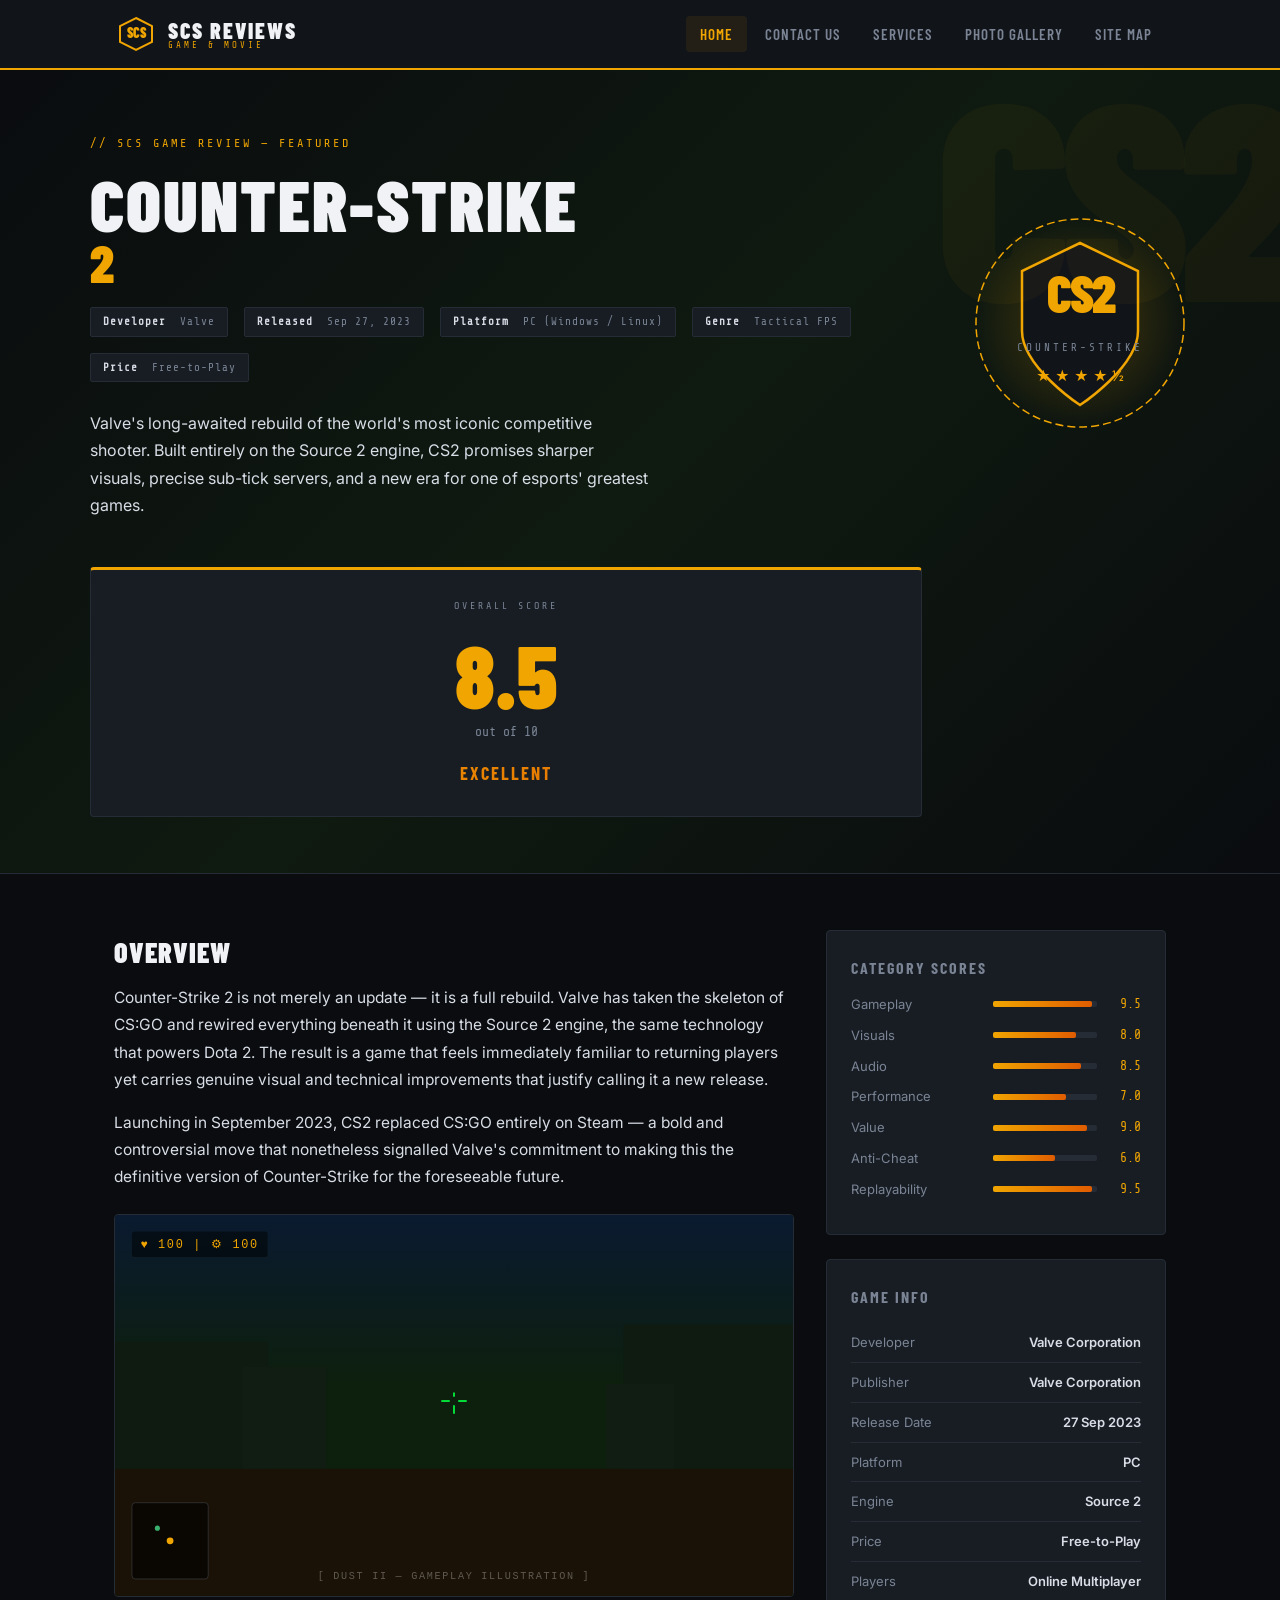
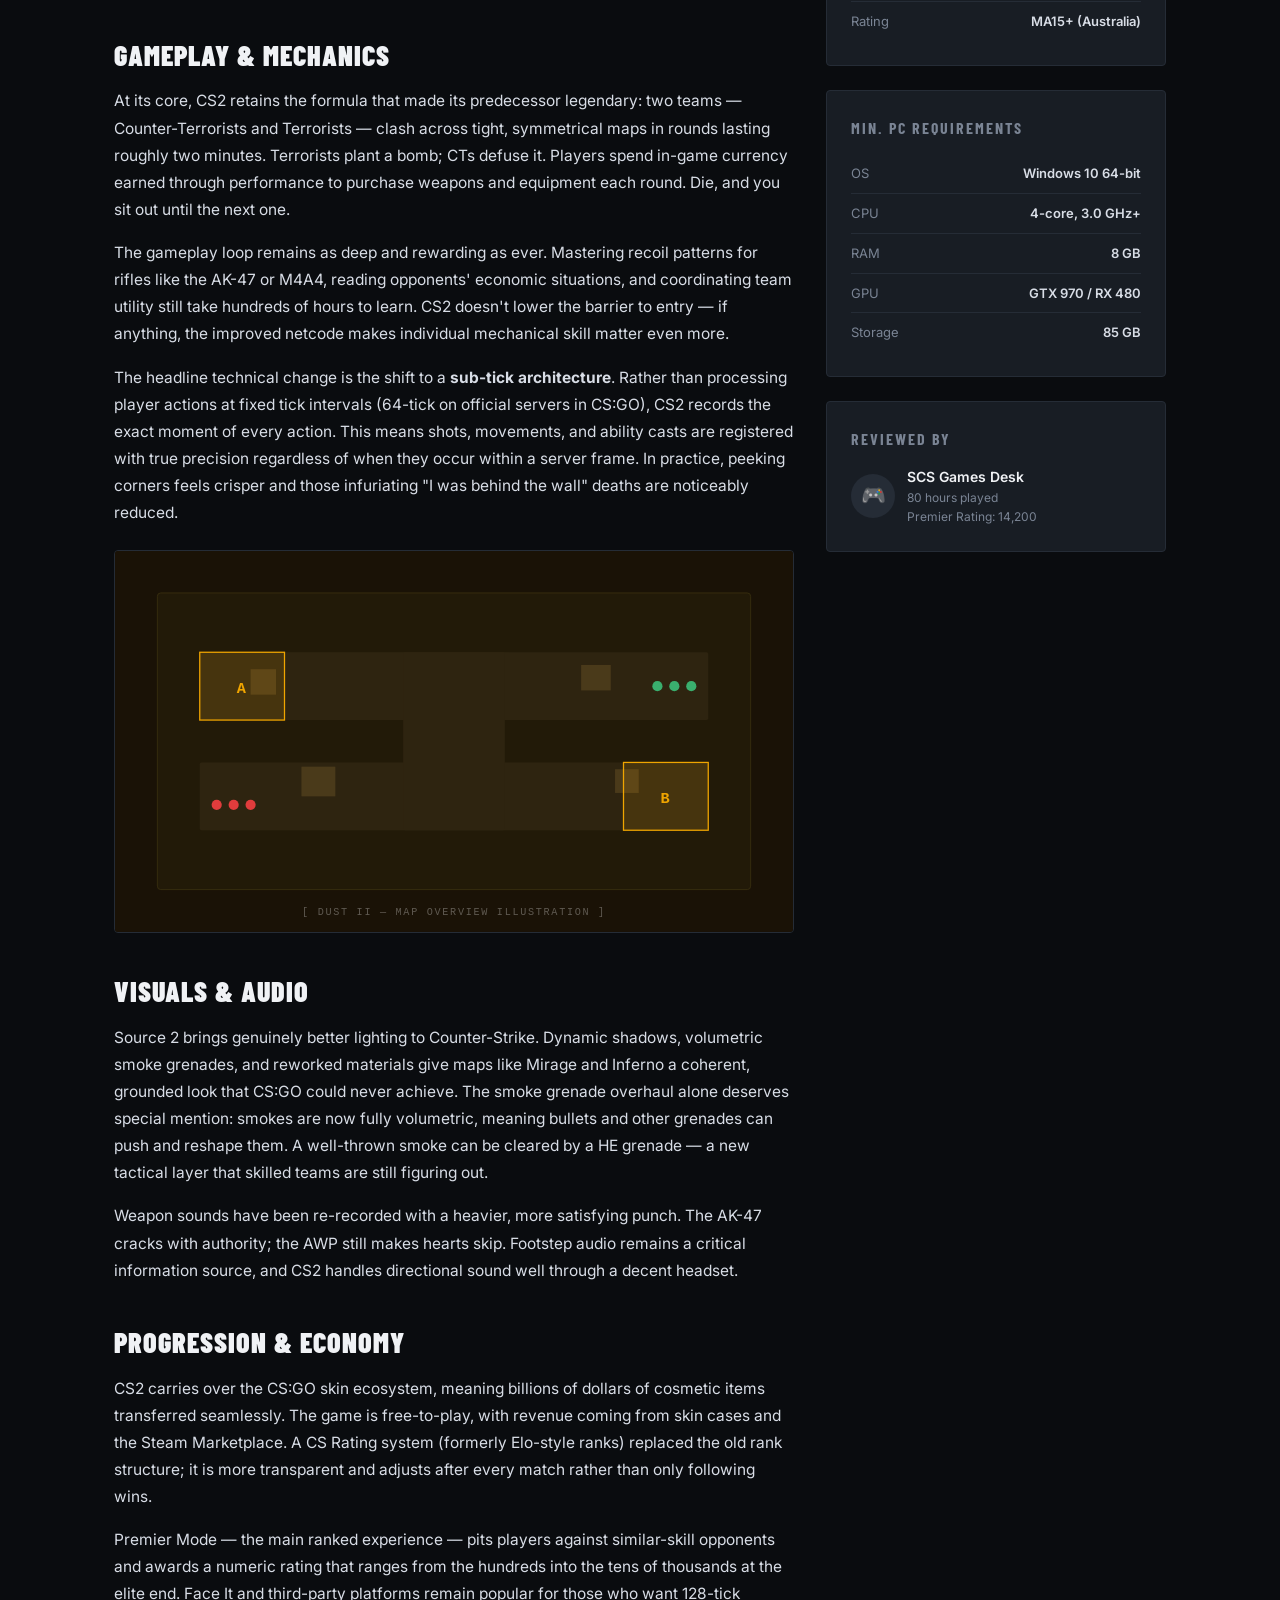
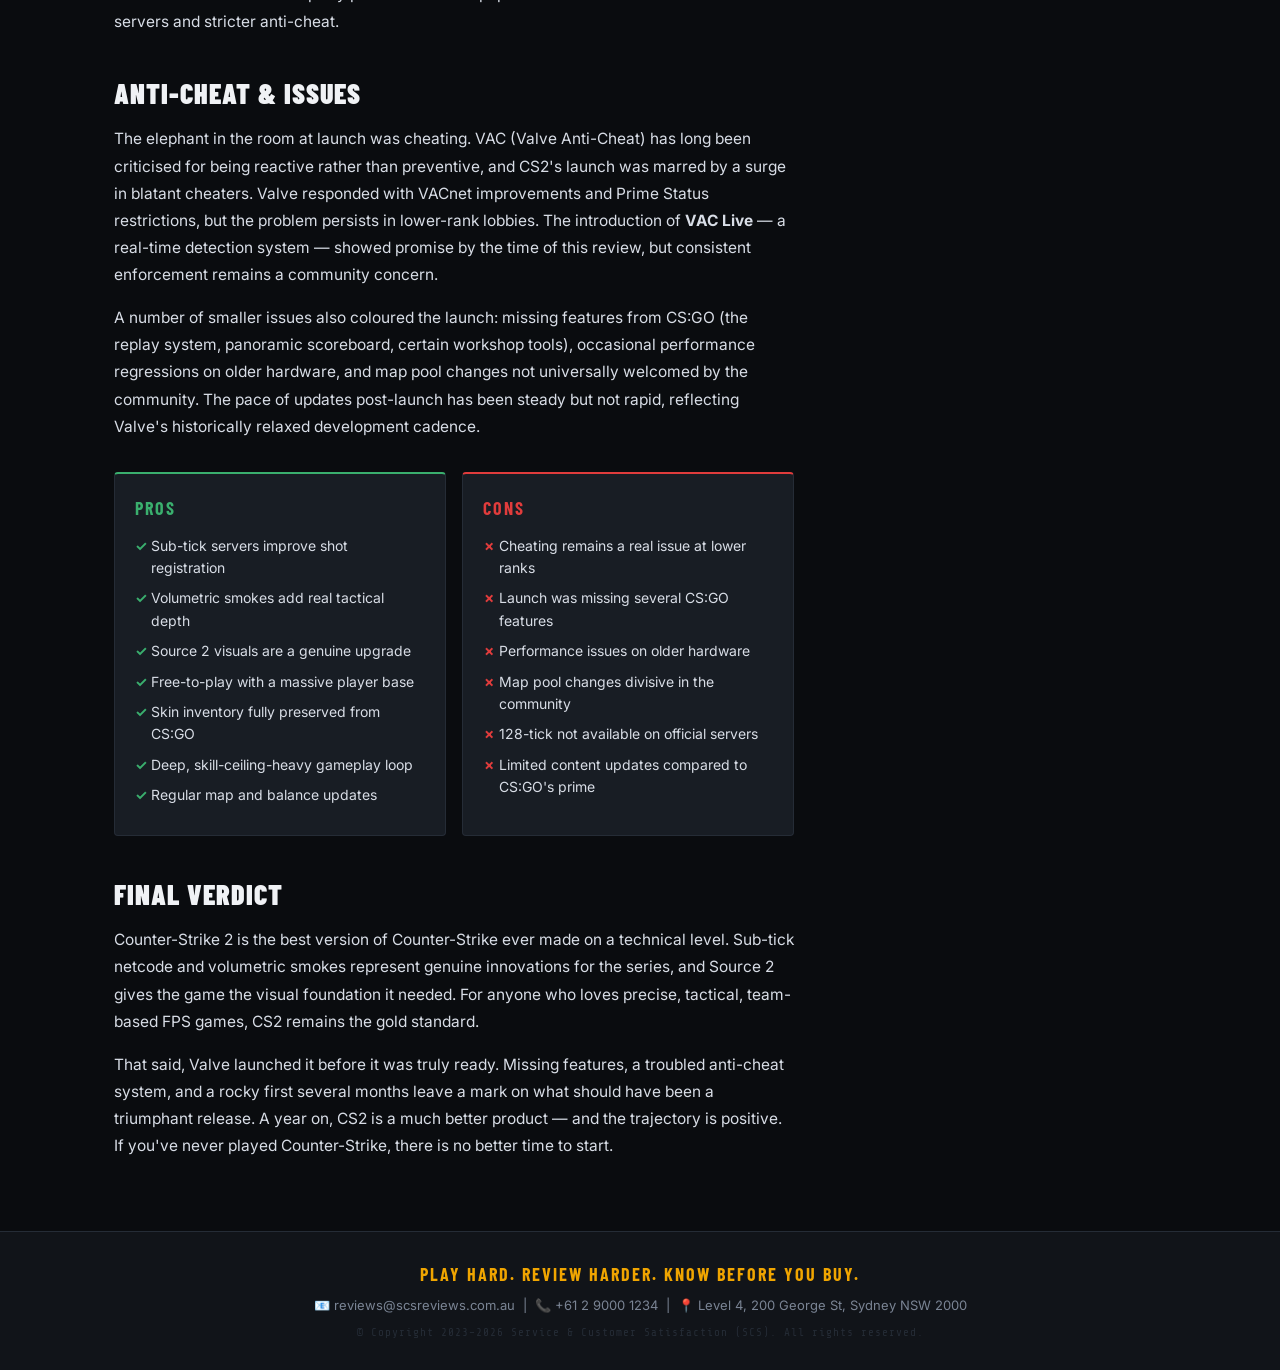
<file: index.html>
<!DOCTYPE html>
<html lang="en">
<head>
  <meta charset="UTF-8" />
  <meta name="viewport" content="width=device-width, initial-scale=1.0"/>
  <title>CS2 Review — SCS Game Reviews</title>
  <link rel="stylesheet" href="style.css"/>
  <style>
    /* ── HERO ── */
    .hero {
      position: relative;
      overflow: hidden;
      background: linear-gradient(135deg, #0a0c0f 0%, #0f1a10 50%, #0a0c0f 100%);
      border-bottom: 1px solid var(--border);
      padding: 64px 24px 56px;
    }
    .hero::before {
      content: 'CS2';
      position: absolute;
      right: -20px;
      top: -20px;
      font-family: 'Barlow Condensed', sans-serif;
      font-weight: 900;
      font-size: 280px;
      color: rgba(240,165,0,0.04);
      line-height: 1;
      pointer-events: none;
      letter-spacing: -10px;
    }
    .hero-inner {
      max-width: 1100px;
      margin: 0 auto;
      display: grid;
      grid-template-columns: 1fr auto;
      gap: 48px;
      align-items: center;
    }
    .hero-eyebrow {
      font-family: 'Share Tech Mono', monospace;
      font-size: 12px;
      letter-spacing: 3px;
      color: var(--accent);
      text-transform: uppercase;
      margin-bottom: 16px;
    }
    .hero-title {
      font-family: 'Barlow Condensed', sans-serif;
      font-weight: 900;
      font-size: 72px;
      line-height: 0.95;
      text-transform: uppercase;
      letter-spacing: 2px;
      color: var(--white);
      margin-bottom: 8px;
    }
    .hero-title em {
      display: block;
      color: var(--accent);
      font-style: normal;
      font-size: 52px;
    }
    .hero-meta {
      display: flex;
      gap: 16px;
      flex-wrap: wrap;
      margin: 20px 0 28px;
    }
    .meta-pill {
      font-family: 'Share Tech Mono', monospace;
      font-size: 11px;
      letter-spacing: 1px;
      background: var(--card);
      border: 1px solid var(--border);
      color: var(--muted);
      padding: 5px 12px;
      border-radius: 2px;
    }
    .meta-pill strong { color: var(--text); }
    .hero-desc {
      font-size: 16px;
      color: var(--text);
      max-width: 560px;
      line-height: 1.7;
    }
    /* CS2 SVG logo art */
    .hero-art {
      flex-shrink: 0;
    }

    /* ── OVERALL SCORE PANEL ── */
    .score-panel {
      background: var(--card);
      border: 1px solid var(--border);
      border-top: 3px solid var(--accent);
      border-radius: var(--radius);
      padding: 28px;
      text-align: center;
      min-width: 200px;
    }
    .score-panel .label {
      font-family: 'Share Tech Mono', monospace;
      font-size: 10px;
      letter-spacing: 3px;
      color: var(--muted);
      text-transform: uppercase;
      margin-bottom: 16px;
    }
    .big-score {
      font-family: 'Barlow Condensed', sans-serif;
      font-weight: 900;
      font-size: 88px;
      color: var(--accent);
      line-height: 1;
    }
    .score-out-of {
      font-family: 'Share Tech Mono', monospace;
      font-size: 13px;
      color: var(--muted);
      margin-top: 4px;
      margin-bottom: 16px;
    }
    .verdict-tag {
      font-family: 'Barlow Condensed', sans-serif;
      font-weight: 700;
      font-size: 18px;
      letter-spacing: 2px;
      text-transform: uppercase;
      background: linear-gradient(135deg, var(--accent), var(--accent2));
      -webkit-background-clip: text;
      -webkit-text-fill-color: transparent;
      background-clip: text;
    }

    /* ── CONTENT SECTIONS ── */
    .content-grid {
      display: grid;
      grid-template-columns: 2fr 1fr;
      gap: 32px;
      padding: 56px 0;
    }

    .review-body h2 {
      font-family: 'Barlow Condensed', sans-serif;
      font-weight: 900;
      font-size: 28px;
      text-transform: uppercase;
      letter-spacing: 1px;
      color: var(--white);
      margin: 36px 0 10px;
    }
    .review-body h2:first-child { margin-top: 0; }
    .review-body p { color: var(--text); margin-bottom: 16px; font-size: 15.5px; line-height: 1.75; }

    .sidebar-section { margin-bottom: 24px; }
    .sidebar-title {
      font-family: 'Barlow Condensed', sans-serif;
      font-weight: 700;
      font-size: 16px;
      text-transform: uppercase;
      letter-spacing: 2px;
      color: var(--muted);
      margin-bottom: 14px;
    }

    /* Pros/Cons */
    .pros-cons {
      display: grid;
      grid-template-columns: 1fr 1fr;
      gap: 16px;
      margin: 32px 0;
    }
    .pros, .cons {
      background: var(--card);
      border: 1px solid var(--border);
      border-radius: var(--radius);
      padding: 20px;
    }
    .pros { border-top: 2px solid #3aaf6e; }
    .cons { border-top: 2px solid var(--danger); }
    .pros h3 { color: #3aaf6e; font-family:'Barlow Condensed',sans-serif; font-size:18px; text-transform:uppercase; letter-spacing:2px; margin-bottom:12px; }
    .cons h3 { color: var(--danger); font-family:'Barlow Condensed',sans-serif; font-size:18px; text-transform:uppercase; letter-spacing:2px; margin-bottom:12px; }
    .pros li, .cons li { font-size:14px; color:var(--text); margin-bottom:8px; padding-left:16px; position:relative; list-style:none; }
    .pros li::before { content:'✓'; position:absolute; left:0; color:#3aaf6e; font-weight:700; }
    .cons li::before { content:'✗'; position:absolute; left:0; color:var(--danger); font-weight:700; }

    /* Info specs */
    .info-spec { display:flex; justify-content:space-between; align-items:center; padding:9px 0; border-bottom:1px solid var(--border); font-size:13px; }
    .info-spec:last-child { border-bottom:none; }
    .info-spec .key { color:var(--muted); }
    .info-spec .val { color:var(--text); font-weight:600; text-align:right; }

    /* Screenshot placeholder blocks */
    .screenshot {
      width: 100%;
      aspect-ratio: 16/9;
      border-radius: var(--radius);
      border: 1px solid var(--border);
      margin: 24px 0;
      display: flex;
      align-items: center;
      justify-content: center;
      font-family: 'Share Tech Mono', monospace;
      font-size: 12px;
      letter-spacing: 2px;
      color: var(--muted);
      text-transform: uppercase;
      position: relative;
      overflow: hidden;
    }
    .screenshot-gameplay { background: linear-gradient(135deg, #0d1f0d, #0a1a2a); }
    .screenshot-map { background: linear-gradient(135deg, #1a1206, #0a0c0f); }
  </style>
</head>
<body>

<!-- HEADER -->
<header>
  <div class="header-inner">
    <a href="index.html" class="logo">
      <svg class="logo-icon" viewBox="0 0 44 44" xmlns="http://www.w3.org/2000/svg">
        <rect width="44" height="44" rx="4" fill="#111419"/>
        <polygon points="22,6 38,14 38,30 22,38 6,30 6,14" fill="none" stroke="#f0a500" stroke-width="2"/>
        <text x="22" y="26" text-anchor="middle" font-family="Barlow Condensed,sans-serif" font-weight="900" font-size="14" fill="#f0a500">SCS</text>
      </svg>
      <div class="logo-text">
        <span class="logo-title">SCS Reviews</span>
        <span class="logo-sub">Game &amp; Movie</span>
      </div>
    </a>
    <nav>
      <a href="index.html" class="active">Home</a>
      <a href="contact.html">Contact Us</a>
      <a href="services.html">Services</a>
      <a href="gallery.html">Photo Gallery</a>
      <a href="sitemap.html">Site Map</a>
    </nav>
  </div>
</header>

<!-- HERO -->
<section class="hero">
  <div class="hero-inner">
    <div class="hero-content">
      <div class="hero-eyebrow">// SCS Game Review — Featured</div>
      <h1 class="hero-title">
        Counter-Strike
        <em>2</em>
      </h1>
      <div class="hero-meta">
        <span class="meta-pill"><strong>Developer</strong> &nbsp;Valve</span>
        <span class="meta-pill"><strong>Released</strong> &nbsp;Sep 27, 2023</span>
        <span class="meta-pill"><strong>Platform</strong> &nbsp;PC (Windows / Linux)</span>
        <span class="meta-pill"><strong>Genre</strong> &nbsp;Tactical FPS</span>
        <span class="meta-pill"><strong>Price</strong> &nbsp;Free-to-Play</span>
      </div>
      <p class="hero-desc">
        Valve's long-awaited rebuild of the world's most iconic competitive shooter. Built entirely on the Source 2 engine, CS2 promises sharper visuals, precise sub-tick servers, and a new era for one of esports' greatest games.
      </p>
    </div>
    <!-- Inline SVG CS2-style art -->
    <div class="hero-art">
      <svg width="220" height="220" viewBox="0 0 220 220" xmlns="http://www.w3.org/2000/svg">
        <defs>
          <radialGradient id="glow" cx="50%" cy="50%" r="50%">
            <stop offset="0%" stop-color="#f0a500" stop-opacity="0.25"/>
            <stop offset="100%" stop-color="#f0a500" stop-opacity="0"/>
          </radialGradient>
        </defs>
        <circle cx="110" cy="110" r="105" fill="url(#glow)"/>
        <circle cx="110" cy="110" r="104" fill="none" stroke="#f0a500" stroke-width="1.5" stroke-dasharray="8 4"/>
        <!-- Shield -->
        <path d="M110 30 L168 58 L168 118 C168 154 110 192 110 192 C110 192 52 154 52 118 L52 58 Z"
              fill="#111419" stroke="#f0a500" stroke-width="2.5"/>
        <!-- Star / CS logo approximation -->
        <text x="110" y="100" text-anchor="middle"
              font-family="Barlow Condensed,sans-serif" font-weight="900"
              font-size="52" fill="#f0a500" letter-spacing="-2">CS2</text>
        <text x="110" y="138" text-anchor="middle"
              font-family="Share Tech Mono,monospace" font-size="11"
              fill="#7a8494" letter-spacing="3">COUNTER-STRIKE</text>
        <!-- Stars bottom -->
        <text x="110" y="168" text-anchor="middle" font-size="14" fill="#f0a500">★ ★ ★ ★ ½</text>
      </svg>
    </div>

    <!-- Score -->
    <div class="score-panel">
      <div class="label">Overall Score</div>
      <div class="big-score">8.5</div>
      <div class="score-out-of">out of 10</div>
      <div class="verdict-tag">Excellent</div>
    </div>
  </div>
</section>

<!-- MAIN CONTENT -->
<div class="container">
  <div class="content-grid">

    <!-- LEFT: Review body -->
    <article class="review-body">

      <h2>Overview</h2>
      <p>
        Counter-Strike 2 is not merely an update — it is a full rebuild. Valve has taken the skeleton of CS:GO and rewired everything beneath it using the Source 2 engine, the same technology that powers Dota 2. The result is a game that feels immediately familiar to returning players yet carries genuine visual and technical improvements that justify calling it a new release.
      </p>
      <p>
        Launching in September 2023, CS2 replaced CS:GO entirely on Steam — a bold and controversial move that nonetheless signalled Valve's commitment to making this the definitive version of Counter-Strike for the foreseeable future.
      </p>

      <div class="screenshot screenshot-gameplay">
        <svg width="100%" height="100%" viewBox="0 0 800 450" xmlns="http://www.w3.org/2000/svg" preserveAspectRatio="xMidYMid slice">
          <rect width="800" height="450" fill="#0d1f0d"/>
          <!-- Sky gradient -->
          <rect width="800" height="200" fill="url(#sky)"/>
          <defs>
            <linearGradient id="sky" x1="0" y1="0" x2="0" y2="1">
              <stop offset="0%" stop-color="#0a1a30"/>
              <stop offset="100%" stop-color="#0d1f0d"/>
            </linearGradient>
          </defs>
          <!-- Ground -->
          <rect y="300" width="800" height="150" fill="#1a1206"/>
          <!-- Buildings / map geometry silhouettes -->
          <rect x="0" y="150" width="180" height="150" fill="#0f1a10"/>
          <rect x="150" y="180" width="100" height="120" fill="#111d12"/>
          <rect x="600" y="130" width="200" height="170" fill="#0f1a10"/>
          <rect x="580" y="200" width="80" height="100" fill="#111d12"/>
          <!-- HUD elements -->
          <rect x="20" y="20" width="160" height="30" rx="3" fill="rgba(0,0,0,0.5)"/>
          <text x="30" y="40" font-family="monospace" font-size="14" fill="#f0a500">♥ 100 | ⚙ 100</text>
          <!-- Crosshair -->
          <line x1="385" y1="220" x2="395" y2="220" stroke="#00ff41" stroke-width="2"/>
          <line x1="405" y1="220" x2="415" y2="220" stroke="#00ff41" stroke-width="2"/>
          <line x1="400" y1="210" x2="400" y2="215" stroke="#00ff41" stroke-width="2"/>
          <line x1="400" y1="225" x2="400" y2="235" stroke="#00ff41" stroke-width="2"/>
          <!-- Radar -->
          <rect x="20" y="340" width="90" height="90" rx="4" fill="rgba(0,0,0,0.6)" stroke="#333" stroke-width="1"/>
          <circle cx="65" cy="385" r="4" fill="#f0a500"/>
          <circle cx="50" cy="370" r="3" fill="#3aaf6e"/>
          <text x="400" y="430" text-anchor="middle" font-family="monospace" font-size="12" fill="rgba(255,255,255,0.3)">[ Dust II — Gameplay Illustration ]</text>
        </svg>
      </div>

      <h2>Gameplay &amp; Mechanics</h2>
      <p>
        At its core, CS2 retains the formula that made its predecessor legendary: two teams — Counter-Terrorists and Terrorists — clash across tight, symmetrical maps in rounds lasting roughly two minutes. Terrorists plant a bomb; CTs defuse it. Players spend in-game currency earned through performance to purchase weapons and equipment each round. Die, and you sit out until the next one.
      </p>
      <p>
        The gameplay loop remains as deep and rewarding as ever. Mastering recoil patterns for rifles like the AK-47 or M4A4, reading opponents' economic situations, and coordinating team utility still take hundreds of hours to learn. CS2 doesn't lower the barrier to entry — if anything, the improved netcode makes individual mechanical skill matter even more.
      </p>
      <p>
        The headline technical change is the shift to a <strong>sub-tick architecture</strong>. Rather than processing player actions at fixed tick intervals (64-tick on official servers in CS:GO), CS2 records the exact moment of every action. This means shots, movements, and ability casts are registered with true precision regardless of when they occur within a server frame. In practice, peeking corners feels crisper and those infuriating "I was behind the wall" deaths are noticeably reduced.
      </p>

      <div class="screenshot screenshot-map">
        <svg width="100%" height="100%" viewBox="0 0 800 450" xmlns="http://www.w3.org/2000/svg" preserveAspectRatio="xMidYMid slice">
          <rect width="800" height="450" fill="#1a1206"/>
          <!-- Top-down map illustration of Dust II style -->
          <rect x="50" y="50" width="700" height="350" rx="4" fill="#221a08" stroke="#3a3010" stroke-width="1"/>
          <!-- Paths -->
          <rect x="100" y="120" width="600" height="80" rx="2" fill="#2e2410"/>
          <rect x="100" y="250" width="600" height="80" rx="2" fill="#2e2410"/>
          <rect x="340" y="120" width="120" height="210" rx="2" fill="#2e2410"/>
          <!-- Boxes / cover -->
          <rect x="160" y="140" width="30" height="30" fill="#4a3a1a"/>
          <rect x="220" y="255" width="40" height="35" fill="#4a3a1a"/>
          <rect x="550" y="135" width="35" height="30" fill="#4a3a1a"/>
          <rect x="590" y="258" width="28" height="28" fill="#4a3a1a"/>
          <!-- Bomb sites -->
          <rect x="100" y="120" width="100" height="80" fill="rgba(240,165,0,0.12)" stroke="#f0a500" stroke-width="1.5"/>
          <text x="150" y="168" text-anchor="middle" font-family="monospace" font-size="18" fill="#f0a500" font-weight="bold">A</text>
          <rect x="600" y="250" width="100" height="80" fill="rgba(240,165,0,0.12)" stroke="#f0a500" stroke-width="1.5"/>
          <text x="650" y="298" text-anchor="middle" font-family="monospace" font-size="18" fill="#f0a500" font-weight="bold">B</text>
          <!-- Spawn dots -->
          <circle cx="680" cy="160" r="6" fill="#3aaf6e"/>
          <circle cx="660" cy="160" r="6" fill="#3aaf6e"/>
          <circle cx="640" cy="160" r="6" fill="#3aaf6e"/>
          <circle cx="120" cy="300" r="6" fill="#e03c3c"/>
          <circle cx="140" cy="300" r="6" fill="#e03c3c"/>
          <circle cx="160" cy="300" r="6" fill="#e03c3c"/>
          <text x="400" y="430" text-anchor="middle" font-family="monospace" font-size="12" fill="rgba(255,255,255,0.3)">[ Dust II — Map Overview Illustration ]</text>
        </svg>
      </div>

      <h2>Visuals &amp; Audio</h2>
      <p>
        Source 2 brings genuinely better lighting to Counter-Strike. Dynamic shadows, volumetric smoke grenades, and reworked materials give maps like Mirage and Inferno a coherent, grounded look that CS:GO could never achieve. The smoke grenade overhaul alone deserves special mention: smokes are now fully volumetric, meaning bullets and other grenades can push and reshape them. A well-thrown smoke can be cleared by a HE grenade — a new tactical layer that skilled teams are still figuring out.
      </p>
      <p>
        Weapon sounds have been re-recorded with a heavier, more satisfying punch. The AK-47 cracks with authority; the AWP still makes hearts skip. Footstep audio remains a critical information source, and CS2 handles directional sound well through a decent headset.
      </p>

      <h2>Progression &amp; Economy</h2>
      <p>
        CS2 carries over the CS:GO skin ecosystem, meaning billions of dollars of cosmetic items transferred seamlessly. The game is free-to-play, with revenue coming from skin cases and the Steam Marketplace. A CS Rating system (formerly Elo-style ranks) replaced the old rank structure; it is more transparent and adjusts after every match rather than only following wins.
      </p>
      <p>
        Premier Mode — the main ranked experience — pits players against similar-skill opponents and awards a numeric rating that ranges from the hundreds into the tens of thousands at the elite end. Face It and third-party platforms remain popular for those who want 128-tick servers and stricter anti-cheat.
      </p>

      <h2>Anti-Cheat &amp; Issues</h2>
      <p>
        The elephant in the room at launch was cheating. VAC (Valve Anti-Cheat) has long been criticised for being reactive rather than preventive, and CS2's launch was marred by a surge in blatant cheaters. Valve responded with VACnet improvements and Prime Status restrictions, but the problem persists in lower-rank lobbies. The introduction of <strong>VAC Live</strong> — a real-time detection system — showed promise by the time of this review, but consistent enforcement remains a community concern.
      </p>
      <p>
        A number of smaller issues also coloured the launch: missing features from CS:GO (the replay system, panoramic scoreboard, certain workshop tools), occasional performance regressions on older hardware, and map pool changes not universally welcomed by the community. The pace of updates post-launch has been steady but not rapid, reflecting Valve's historically relaxed development cadence.
      </p>

      <!-- Pros / Cons -->
      <div class="pros-cons">
        <div class="pros">
          <h3>Pros</h3>
          <ul>
            <li>Sub-tick servers improve shot registration</li>
            <li>Volumetric smokes add real tactical depth</li>
            <li>Source 2 visuals are a genuine upgrade</li>
            <li>Free-to-play with a massive player base</li>
            <li>Skin inventory fully preserved from CS:GO</li>
            <li>Deep, skill-ceiling-heavy gameplay loop</li>
            <li>Regular map and balance updates</li>
          </ul>
        </div>
        <div class="cons">
          <h3>Cons</h3>
          <ul>
            <li>Cheating remains a real issue at lower ranks</li>
            <li>Launch was missing several CS:GO features</li>
            <li>Performance issues on older hardware</li>
            <li>Map pool changes divisive in the community</li>
            <li>128-tick not available on official servers</li>
            <li>Limited content updates compared to CS:GO's prime</li>
          </ul>
        </div>
      </div>

      <h2>Final Verdict</h2>
      <p>
        Counter-Strike 2 is the best version of Counter-Strike ever made on a technical level. Sub-tick netcode and volumetric smokes represent genuine innovations for the series, and Source 2 gives the game the visual foundation it needed. For anyone who loves precise, tactical, team-based FPS games, CS2 remains the gold standard.
      </p>
      <p>
        That said, Valve launched it before it was truly ready. Missing features, a troubled anti-cheat system, and a rocky first several months leave a mark on what should have been a triumphant release. A year on, CS2 is a much better product — and the trajectory is positive. If you've never played Counter-Strike, there is no better time to start.
      </p>
    </article>

    <!-- RIGHT: Sidebar -->
    <aside>

      <!-- Ratings -->
      <div class="card sidebar-section">
        <div class="sidebar-title">Category Scores</div>
        <div class="rating-row">
          <span class="rating-label">Gameplay</span>
          <div class="rating-bar"><div class="rating-fill" style="width:95%"></div></div>
          <span class="rating-val">9.5</span>
        </div>
        <div class="rating-row">
          <span class="rating-label">Visuals</span>
          <div class="rating-bar"><div class="rating-fill" style="width:80%"></div></div>
          <span class="rating-val">8.0</span>
        </div>
        <div class="rating-row">
          <span class="rating-label">Audio</span>
          <div class="rating-bar"><div class="rating-fill" style="width:85%"></div></div>
          <span class="rating-val">8.5</span>
        </div>
        <div class="rating-row">
          <span class="rating-label">Performance</span>
          <div class="rating-bar"><div class="rating-fill" style="width:70%"></div></div>
          <span class="rating-val">7.0</span>
        </div>
        <div class="rating-row">
          <span class="rating-label">Value</span>
          <div class="rating-bar"><div class="rating-fill" style="width:90%"></div></div>
          <span class="rating-val">9.0</span>
        </div>
        <div class="rating-row">
          <span class="rating-label">Anti-Cheat</span>
          <div class="rating-bar"><div class="rating-fill" style="width:60%"></div></div>
          <span class="rating-val">6.0</span>
        </div>
        <div class="rating-row">
          <span class="rating-label">Replayability</span>
          <div class="rating-bar"><div class="rating-fill" style="width:95%"></div></div>
          <span class="rating-val">9.5</span>
        </div>
      </div>

      <!-- Game Info -->
      <div class="card sidebar-section">
        <div class="sidebar-title">Game Info</div>
        <div class="info-spec"><span class="key">Developer</span><span class="val">Valve Corporation</span></div>
        <div class="info-spec"><span class="key">Publisher</span><span class="val">Valve Corporation</span></div>
        <div class="info-spec"><span class="key">Release Date</span><span class="val">27 Sep 2023</span></div>
        <div class="info-spec"><span class="key">Platform</span><span class="val">PC</span></div>
        <div class="info-spec"><span class="key">Engine</span><span class="val">Source 2</span></div>
        <div class="info-spec"><span class="key">Price</span><span class="val">Free-to-Play</span></div>
        <div class="info-spec"><span class="key">Players</span><span class="val">Online Multiplayer</span></div>
        <div class="info-spec"><span class="key">Rating</span><span class="val">MA15+ (Australia)</span></div>
      </div>

      <!-- Min Specs -->
      <div class="card sidebar-section">
        <div class="sidebar-title">Min. PC Requirements</div>
        <div class="info-spec"><span class="key">OS</span><span class="val">Windows 10 64-bit</span></div>
        <div class="info-spec"><span class="key">CPU</span><span class="val">4-core, 3.0 GHz+</span></div>
        <div class="info-spec"><span class="key">RAM</span><span class="val">8 GB</span></div>
        <div class="info-spec"><span class="key">GPU</span><span class="val">GTX 970 / RX 480</span></div>
        <div class="info-spec"><span class="key">Storage</span><span class="val">85 GB</span></div>
      </div>

      <!-- Reviewed by -->
      <div class="card sidebar-section">
        <div class="sidebar-title">Reviewed By</div>
        <div style="display:flex;gap:12px;align-items:center;">
          <svg width="44" height="44" viewBox="0 0 44 44"><circle cx="22" cy="22" r="22" fill="#252c36"/><text x="22" y="28" text-anchor="middle" font-size="20">🎮</text></svg>
          <div>
            <div style="color:var(--white);font-weight:600;font-size:14px;">SCS Games Desk</div>
            <div style="color:var(--muted);font-size:12px;">80 hours played</div>
            <div style="color:var(--muted);font-size:12px;">Premier Rating: 14,200</div>
          </div>
        </div>
      </div>

    </aside>
  </div>
</div>

<!-- FOOTER -->
<footer>
  <div class="footer-inner">
    <div class="footer-motto">Play Hard. Review Harder. Know Before You Buy.</div>
    <div class="footer-contact">
      📧 reviews@scsreviews.com.au &nbsp;|&nbsp; 📞 +61 2 9000 1234 &nbsp;|&nbsp; 📍 Level 4, 200 George St, Sydney NSW 2000
    </div>
    <div class="footer-copyright">© Copyright 2023–2026 Service &amp; Customer Satisfaction (SCS). All rights reserved.</div>
  </div>
</footer>

</body>
</html>
</file>
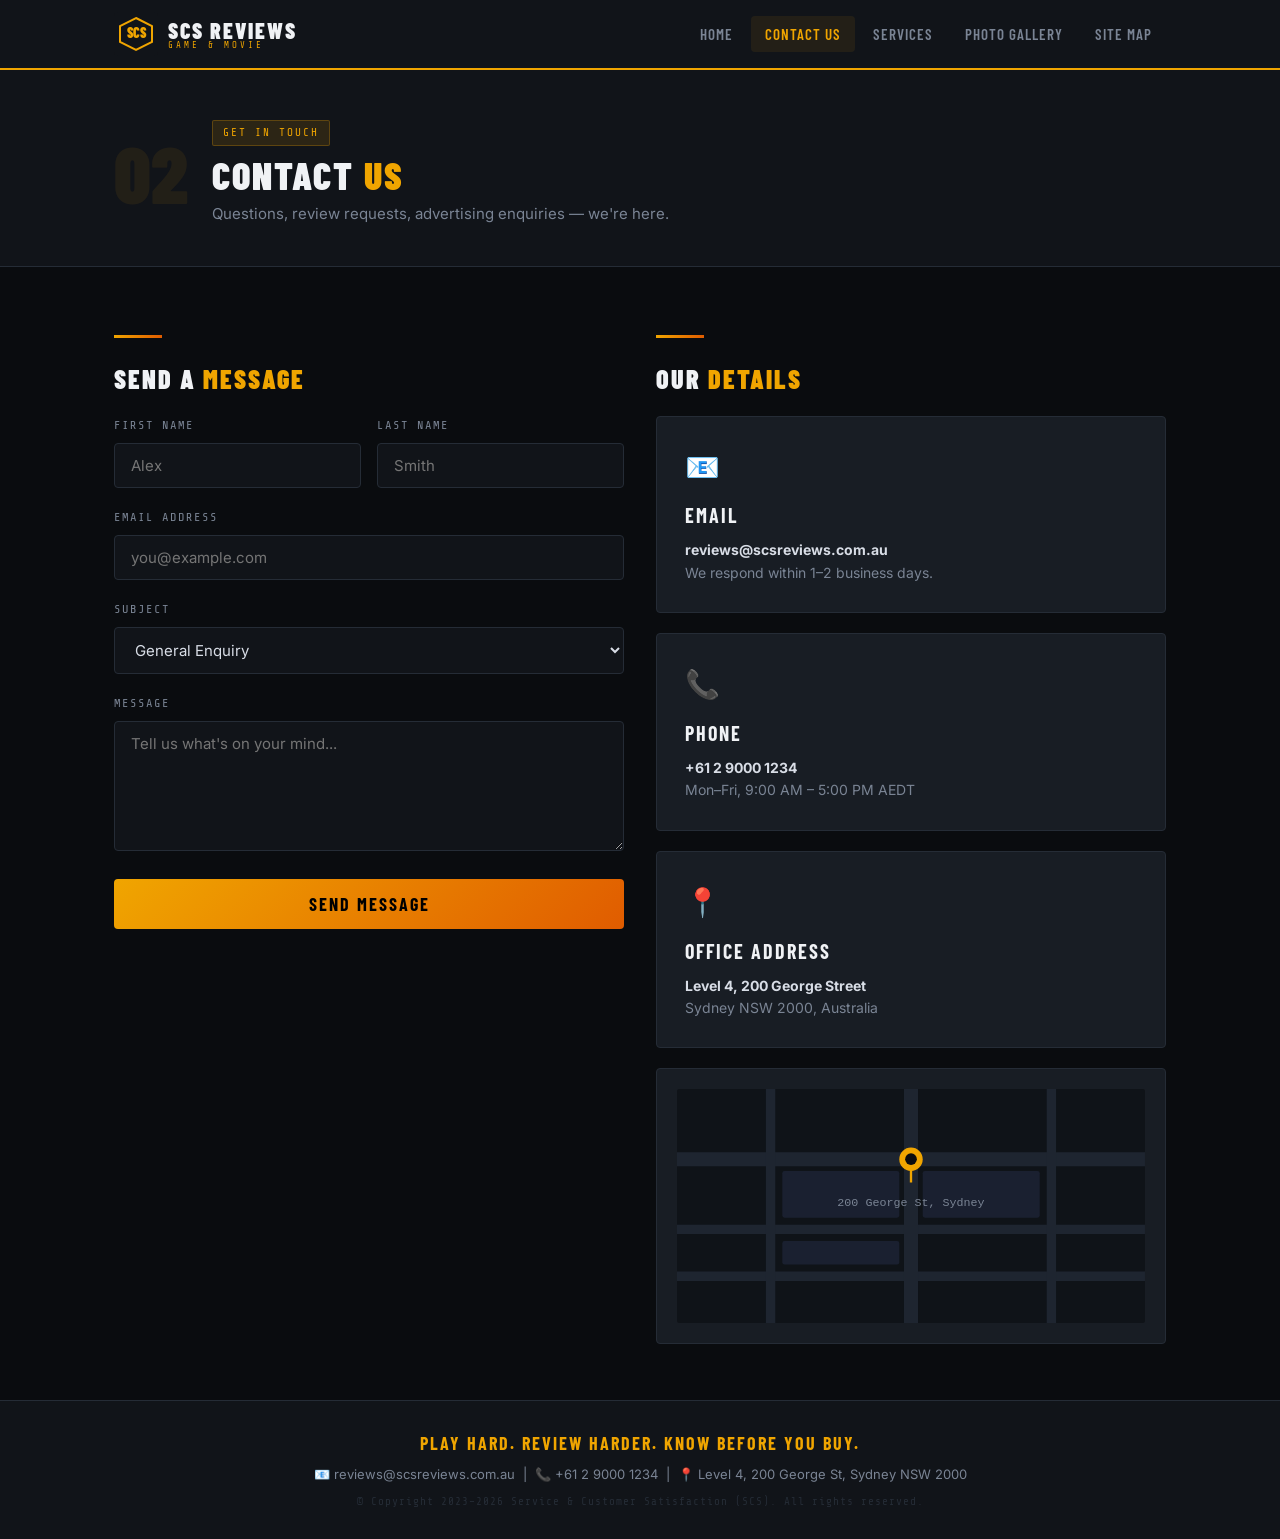
<file: contact.html>
<!DOCTYPE html>
<html lang="en">
<head>
  <meta charset="UTF-8"/>
  <meta name="viewport" content="width=device-width, initial-scale=1.0"/>
  <title>Contact Us — SCS Game Reviews</title>
  <link rel="stylesheet" href="style.css"/>
  <style>
    .page-hero { background: var(--surface); border-bottom: 1px solid var(--border); padding: 48px 24px 40px; }
    .page-hero .container { display:flex; align-items:center; gap:24px; }
    .page-number { font-family:'Barlow Condensed',sans-serif; font-weight:900; font-size:80px; color:rgba(240,165,0,0.08); line-height:1; }
    .contact-grid { display: grid; grid-template-columns: 1fr 1fr; gap: 32px; padding: 56px 0; }
    .form-group { margin-bottom: 20px; }
    .form-group label { display:block; font-size:12px; letter-spacing:2px; text-transform:uppercase; color:var(--muted); margin-bottom:8px; font-family:'Share Tech Mono',monospace; }
    .form-group input, .form-group textarea, .form-group select {
      width:100%; background:var(--surface); border:1px solid var(--border); border-radius:var(--radius);
      color:var(--text); font-size:15px; padding:12px 16px; font-family:'Inter',sans-serif;
      transition: border-color 0.2s;
    }
    .form-group input:focus, .form-group textarea:focus, .form-group select:focus {
      outline:none; border-color:var(--accent);
    }
    .form-group textarea { height: 130px; resize: vertical; }
    .btn-submit {
      background: linear-gradient(135deg, var(--accent), var(--accent2));
      color: #000; font-family:'Barlow Condensed',sans-serif; font-weight:700; font-size:18px;
      letter-spacing:2px; text-transform:uppercase; border:none; padding:14px 36px;
      border-radius:var(--radius); cursor:pointer; width:100%;
    }
    .contact-card { background:var(--card); border:1px solid var(--border); border-radius:var(--radius); padding:28px; margin-bottom:20px; }
    .contact-icon { font-size:28px; margin-bottom:10px; }
    .contact-card h3 { font-family:'Barlow Condensed',sans-serif; font-size:20px; text-transform:uppercase; letter-spacing:2px; color:var(--white); margin-bottom:8px; }
    .contact-card p { font-size:14px; color:var(--muted); }
    .contact-card strong { color:var(--text); }
    .map-placeholder { background:var(--card); border:1px solid var(--border); border-radius:var(--radius); padding:20px; display:flex; flex-direction:column; gap:0; }
    .map-placeholder svg { width:100%; border-radius:2px; }
  </style>
</head>
<body>

<header>
  <div class="header-inner">
    <a href="index.html" class="logo">
      <svg class="logo-icon" viewBox="0 0 44 44" xmlns="http://www.w3.org/2000/svg">
        <rect width="44" height="44" rx="4" fill="#111419"/>
        <polygon points="22,6 38,14 38,30 22,38 6,30 6,14" fill="none" stroke="#f0a500" stroke-width="2"/>
        <text x="22" y="26" text-anchor="middle" font-family="Barlow Condensed,sans-serif" font-weight="900" font-size="14" fill="#f0a500">SCS</text>
      </svg>
      <div class="logo-text">
        <span class="logo-title">SCS Reviews</span>
        <span class="logo-sub">Game &amp; Movie</span>
      </div>
    </a>
    <nav>
      <a href="index.html">Home</a>
      <a href="contact.html" class="active">Contact Us</a>
      <a href="services.html">Services</a>
      <a href="gallery.html">Photo Gallery</a>
      <a href="sitemap.html">Site Map</a>
    </nav>
  </div>
</header>

<section class="page-hero">
  <div class="container">
    <div class="page-number">02</div>
    <div>
      <span class="tag">Get In Touch</span>
      <h1 class="section-title" style="margin-top:10px;">Contact <span>Us</span></h1>
      <p style="color:var(--muted);font-size:15px;">Questions, review requests, advertising enquiries — we're here.</p>
    </div>
  </div>
</section>

<div class="container">
  <div class="contact-grid">

    <!-- FORM -->
    <div>
      <div class="divider"></div>
      <h2 class="section-title" style="font-size:26px;margin-bottom:24px;">Send a <span>Message</span></h2>
      <form>
        <div style="display:grid;grid-template-columns:1fr 1fr;gap:16px;">
          <div class="form-group">
            <label>First Name</label>
            <input type="text" placeholder="Alex"/>
          </div>
          <div class="form-group">
            <label>Last Name</label>
            <input type="text" placeholder="Smith"/>
          </div>
        </div>
        <div class="form-group">
          <label>Email Address</label>
          <input type="email" placeholder="you@example.com"/>
        </div>
        <div class="form-group">
          <label>Subject</label>
          <select>
            <option>General Enquiry</option>
            <option>Review Request</option>
            <option>Advertising &amp; Partnerships</option>
            <option>Report a Bug / Issue</option>
            <option>Other</option>
          </select>
        </div>
        <div class="form-group">
          <label>Message</label>
          <textarea placeholder="Tell us what's on your mind..."></textarea>
        </div>
        <button type="submit" class="btn-submit">Send Message</button>
      </form>
    </div>

    <!-- CONTACT INFO -->
    <div>
      <div class="divider"></div>
      <h2 class="section-title" style="font-size:26px;margin-bottom:24px;">Our <span>Details</span></h2>

      <div class="contact-card">
        <div class="contact-icon">📧</div>
        <h3>Email</h3>
        <p><strong>reviews@scsreviews.com.au</strong><br/>We respond within 1–2 business days.</p>
      </div>

      <div class="contact-card">
        <div class="contact-icon">📞</div>
        <h3>Phone</h3>
        <p><strong>+61 2 9000 1234</strong><br/>Mon–Fri, 9:00 AM – 5:00 PM AEDT</p>
      </div>

      <div class="contact-card">
        <div class="contact-icon">📍</div>
        <h3>Office Address</h3>
        <p><strong>Level 4, 200 George Street</strong><br/>Sydney NSW 2000, Australia</p>
      </div>

      <!-- SVG map illustration -->
      <div class="map-placeholder">
        <svg viewBox="0 0 400 200" xmlns="http://www.w3.org/2000/svg">
          <rect width="400" height="200" fill="#0f1318"/>
          <!-- Street grid -->
          <line x1="0" y1="60" x2="400" y2="60" stroke="#1e2530" stroke-width="12"/>
          <line x1="0" y1="120" x2="400" y2="120" stroke="#1e2530" stroke-width="8"/>
          <line x1="0" y1="160" x2="400" y2="160" stroke="#1e2530" stroke-width="8"/>
          <line x1="80" y1="0" x2="80" y2="200" stroke="#1e2530" stroke-width="8"/>
          <line x1="200" y1="0" x2="200" y2="200" stroke="#1e2530" stroke-width="12"/>
          <line x1="320" y1="0" x2="320" y2="200" stroke="#1e2530" stroke-width="8"/>
          <!-- Blocks -->
          <rect x="90" y="70" width="100" height="40" rx="2" fill="#1a2030"/>
          <rect x="210" y="70" width="100" height="40" rx="2" fill="#1a2030"/>
          <rect x="90" y="130" width="100" height="20" rx="2" fill="#1a2030"/>
          <!-- Pin -->
          <circle cx="200" cy="60" r="10" fill="#f0a500"/>
          <circle cx="200" cy="60" r="5" fill="#0a0c0f"/>
          <line x1="200" y1="68" x2="200" y2="80" stroke="#f0a500" stroke-width="2"/>
          <text x="200" y="100" text-anchor="middle" font-family="monospace" font-size="10" fill="#7a8494">200 George St, Sydney</text>
        </svg>
      </div>
    </div>

  </div>
</div>

<footer>
  <div class="footer-inner">
    <div class="footer-motto">Play Hard. Review Harder. Know Before You Buy.</div>
    <div class="footer-contact">📧 reviews@scsreviews.com.au &nbsp;|&nbsp; 📞 +61 2 9000 1234 &nbsp;|&nbsp; 📍 Level 4, 200 George St, Sydney NSW 2000</div>
    <div class="footer-copyright">© Copyright 2023–2026 Service &amp; Customer Satisfaction (SCS). All rights reserved.</div>
  </div>
</footer>
</body>
</html>
</file>
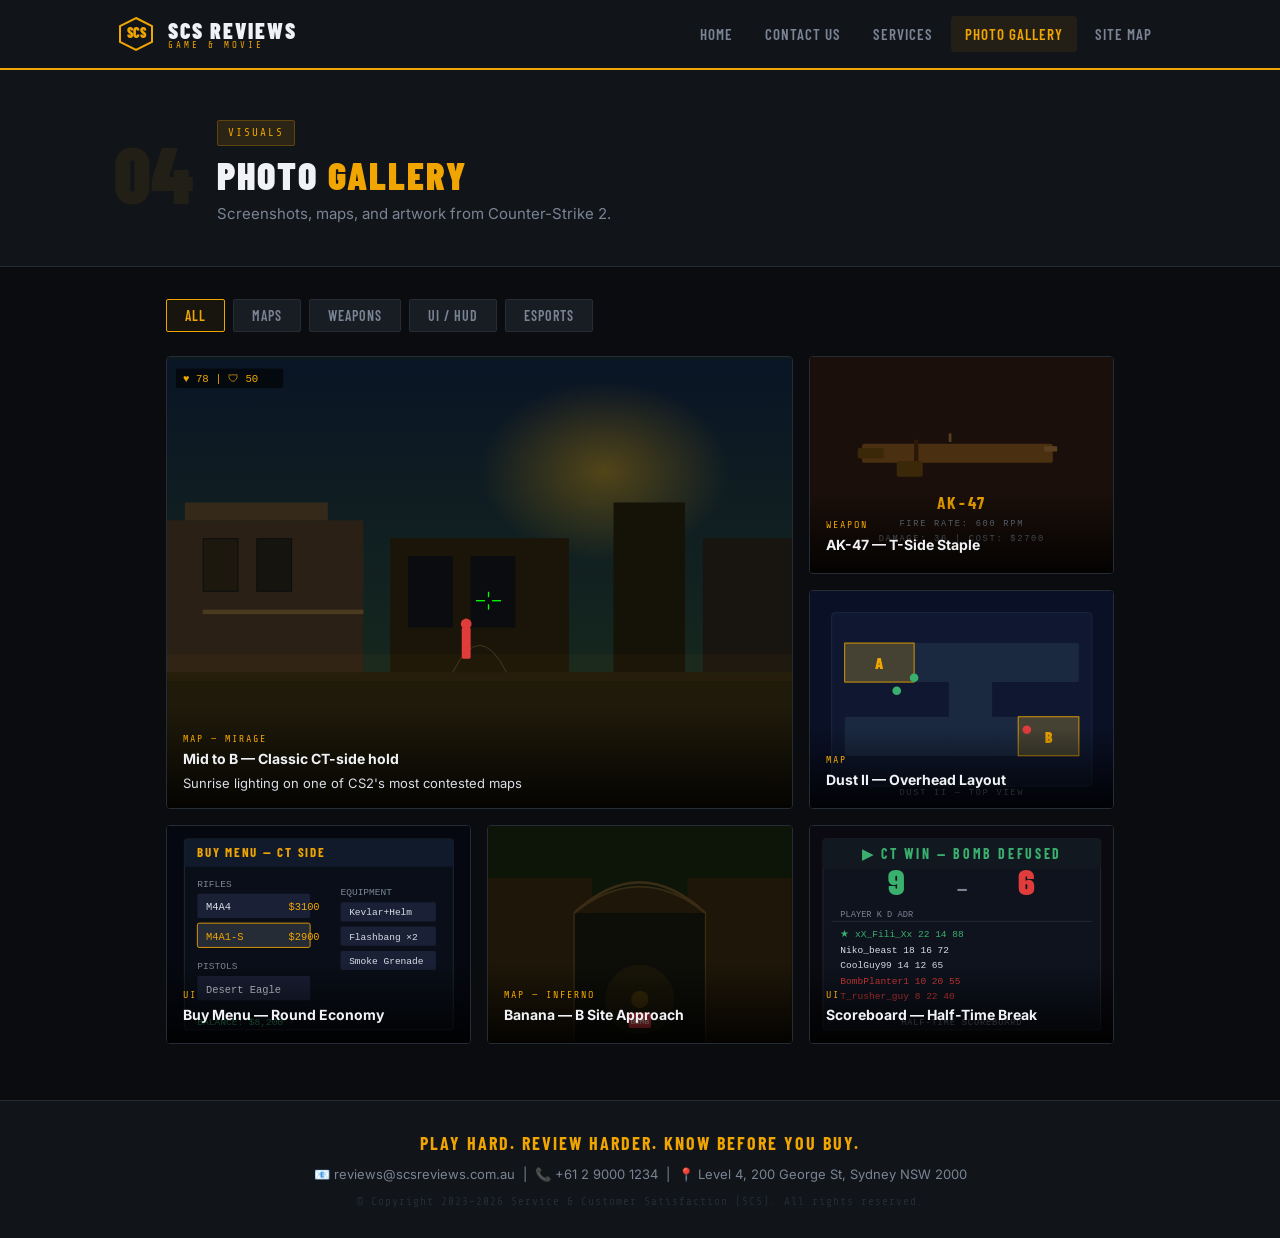
<file: gallery.html>
<!DOCTYPE html>
<html lang="en">
<head>
  <meta charset="UTF-8"/>
  <meta name="viewport" content="width=device-width, initial-scale=1.0"/>
  <title>Photo Gallery — SCS Game Reviews</title>
  <link rel="stylesheet" href="style.css"/>
  <style>
    .page-hero { background: var(--surface); border-bottom: 1px solid var(--border); padding: 48px 24px 40px; }
    .page-hero .container { display:flex; align-items:center; gap:24px; }
    .page-number { font-family:'Barlow Condensed',sans-serif; font-weight:900; font-size:80px; color:rgba(240,165,0,0.08); line-height:1; }

    .filter-bar { display:flex; gap:8px; padding: 32px 0 24px; flex-wrap:wrap; }
    .filter-btn {
      font-family:'Barlow Condensed',sans-serif; font-weight:600; font-size:14px; letter-spacing:1px;
      text-transform:uppercase; background:var(--card); border:1px solid var(--border); color:var(--muted);
      padding:7px 18px; border-radius:2px; cursor:pointer; transition:all 0.2s;
    }
    .filter-btn:hover, .filter-btn.active { color:var(--accent); border-color:var(--accent); background:rgba(240,165,0,0.06); }

    .gallery-grid {
      display: grid;
      grid-template-columns: repeat(3, 1fr);
      gap: 16px;
      padding-bottom: 56px;
    }
    .gallery-item {
      position: relative;
      border-radius: var(--radius);
      overflow: hidden;
      border: 1px solid var(--border);
      cursor: pointer;
      transition: transform 0.2s, border-color 0.2s;
    }
    .gallery-item:hover { transform: scale(1.02); border-color: var(--accent); }
    .gallery-item.featured { grid-column: span 2; grid-row: span 2; }
    .gallery-caption {
      position: absolute; bottom:0; left:0; right:0;
      background: linear-gradient(transparent, rgba(0,0,0,0.85));
      padding: 20px 16px 14px;
      font-size: 13px; color: var(--text);
    }
    .gallery-caption strong { display:block; font-size:14px; color:var(--white); margin-bottom:3px; }
    .gallery-tag { font-family:'Share Tech Mono',monospace; font-size:10px; color:var(--accent); letter-spacing:2px; }
  </style>
</head>
<body>

<header>
  <div class="header-inner">
    <a href="index.html" class="logo">
      <svg class="logo-icon" viewBox="0 0 44 44" xmlns="http://www.w3.org/2000/svg">
        <rect width="44" height="44" rx="4" fill="#111419"/>
        <polygon points="22,6 38,14 38,30 22,38 6,30 6,14" fill="none" stroke="#f0a500" stroke-width="2"/>
        <text x="22" y="26" text-anchor="middle" font-family="Barlow Condensed,sans-serif" font-weight="900" font-size="14" fill="#f0a500">SCS</text>
      </svg>
      <div class="logo-text">
        <span class="logo-title">SCS Reviews</span>
        <span class="logo-sub">Game &amp; Movie</span>
      </div>
    </a>
    <nav>
      <a href="index.html">Home</a>
      <a href="contact.html">Contact Us</a>
      <a href="services.html">Services</a>
      <a href="gallery.html" class="active">Photo Gallery</a>
      <a href="sitemap.html">Site Map</a>
    </nav>
  </div>
</header>

<section class="page-hero">
  <div class="container">
    <div class="page-number">04</div>
    <div>
      <span class="tag">Visuals</span>
      <h1 class="section-title" style="margin-top:10px;">Photo <span>Gallery</span></h1>
      <p style="color:var(--muted);font-size:15px;">Screenshots, maps, and artwork from Counter-Strike 2.</p>
    </div>
  </div>
</section>

<div class="container">
  <div class="filter-bar">
    <button class="filter-btn active">All</button>
    <button class="filter-btn">Maps</button>
    <button class="filter-btn">Weapons</button>
    <button class="filter-btn">UI / HUD</button>
    <button class="filter-btn">Esports</button>
  </div>

  <div class="gallery-grid">

    <!-- Featured item -->
    <div class="gallery-item featured">
      <svg width="100%" height="100%" viewBox="0 0 700 500" xmlns="http://www.w3.org/2000/svg" style="display:block;background:#0d1a1d;">
        <!-- Exterior scene - CS2 style -->
        <defs>
          <linearGradient id="sky2" x1="0" y1="0" x2="0" y2="1">
            <stop offset="0%" stop-color="#0a1525"/>
            <stop offset="100%" stop-color="#1a2e1a"/>
          </linearGradient>
          <radialGradient id="sun" cx="70%" cy="25%" r="20%">
            <stop offset="0%" stop-color="#f0a500" stop-opacity="0.3"/>
            <stop offset="100%" stop-color="#f0a500" stop-opacity="0"/>
          </radialGradient>
        </defs>
        <rect width="700" height="500" fill="url(#sky2)"/>
        <rect width="700" height="500" fill="url(#sun)"/>
        <!-- Ground -->
        <rect y="350" width="700" height="150" fill="#1f1a0a"/>
        <!-- Architecture - Mirage-style -->
        <rect x="0" y="180" width="220" height="170" fill="#2a2015"/>
        <rect x="20" y="160" width="160" height="20" fill="#352a1a"/>
        <rect x="40" y="200" width="40" height="60" fill="#0a0c0f"/>
        <rect x="100" y="200" width="40" height="60" fill="#0a0c0f"/>
        <rect x="40" y="280" width="180" height="5" fill="#4a3a20"/>
        <!-- Windows glow -->
        <rect x="41" y="201" width="38" height="58" fill="#f0a500" fill-opacity="0.08"/>
        <rect x="101" y="201" width="38" height="58" fill="#f0a500" fill-opacity="0.05"/>
        <!-- Mid building -->
        <rect x="250" y="200" width="200" height="150" fill="#1a1508"/>
        <rect x="270" y="220" width="50" height="80" fill="#0a0c0f"/>
        <rect x="340" y="220" width="50" height="80" fill="#0a0c0f"/>
        <!-- Arch -->
        <path d="M380 350 Q350 290 320 350" fill="#1a1508" stroke="#4a3a20" stroke-width="1"/>
        <!-- Far buildings -->
        <rect x="500" y="160" width="80" height="190" fill="#151208"/>
        <rect x="600" y="200" width="100" height="150" fill="#181510"/>
        <!-- Horizon mist -->
        <rect x="0" y="330" width="700" height="30" fill="rgba(240,165,0,0.03)"/>
        <!-- Player silhouette -->
        <rect x="330" y="300" width="10" height="35" rx="2" fill="#e03c3c"/>
        <circle cx="335" cy="296" r="6" fill="#e03c3c"/>
        <!-- HUD elements -->
        <rect x="10" y="10" width="120" height="22" rx="2" fill="rgba(0,0,0,0.6)"/>
        <text x="18" y="25" font-family="monospace" font-size="12" fill="#f0a500">♥ 78 | 🛡 50</text>
        <!-- Scope crosshair -->
        <line x1="346" y1="270" x2="356" y2="270" stroke="lime" stroke-width="1.5"/>
        <line x1="364" y1="270" x2="374" y2="270" stroke="lime" stroke-width="1.5"/>
        <line x1="360" y1="260" x2="360" y2="266" stroke="lime" stroke-width="1.5"/>
        <line x1="360" y1="274" x2="360" y2="280" stroke="lime" stroke-width="1.5"/>
      </svg>
      <div class="gallery-caption">
        <span class="gallery-tag">MAP — MIRAGE</span>
        <strong>Mid to B — Classic CT-side hold</strong>
        Sunrise lighting on one of CS2's most contested maps
      </div>
    </div>

    <!-- Smaller items -->
    <div class="gallery-item">
      <svg width="100%" viewBox="0 0 350 250" xmlns="http://www.w3.org/2000/svg" style="display:block;background:#1a0f0a;">
        <rect width="350" height="250" fill="#1a0f0a"/>
        <!-- AK-47 illustration -->
        <rect x="60" y="100" width="220" height="22" rx="3" fill="#4a3010"/>
        <rect x="55" y="105" width="30" height="12" rx="2" fill="#3a2808"/>
        <rect x="270" y="103" width="15" height="6" rx="1" fill="#5a4020"/>
        <rect x="120" y="95" width="5" height="35" rx="1" fill="#2a1808"/>
        <rect x="160" y="88" width="3" height="10" fill="#5a4020"/>
        <rect x="100" y="120" width="30" height="18" rx="2" fill="#3a2808"/>
        <text x="175" y="175" text-anchor="middle" font-family="Barlow Condensed,sans-serif" font-weight="700" font-size="20" fill="#f0a500" letter-spacing="3">AK-47</text>
        <text x="175" y="195" text-anchor="middle" font-family="monospace" font-size="10" fill="#7a8494" letter-spacing="2">FIRE RATE: 600 RPM</text>
        <text x="175" y="212" text-anchor="middle" font-family="monospace" font-size="10" fill="#7a8494" letter-spacing="2">DAMAGE: 36 | COST: $2700</text>
      </svg>
      <div class="gallery-caption">
        <span class="gallery-tag">WEAPON</span>
        <strong>AK-47 — T-Side Staple</strong>
      </div>
    </div>

    <div class="gallery-item">
      <svg width="100%" viewBox="0 0 350 250" xmlns="http://www.w3.org/2000/svg" style="display:block;background:#0a1025;">
        <rect width="350" height="250" fill="#0a1025"/>
        <!-- Radar / minimap -->
        <rect x="25" y="25" width="300" height="200" rx="4" fill="#0f1830" stroke="#1e2a45" stroke-width="1"/>
        <!-- Map paths (Dust II style) -->
        <rect x="40" y="60" width="270" height="45" rx="2" fill="#1a2840"/>
        <rect x="40" y="145" width="270" height="45" rx="2" fill="#1a2840"/>
        <rect x="160" y="60" width="50" height="130" rx="2" fill="#1a2840"/>
        <!-- Sites -->
        <rect x="40" y="60" width="80" height="45" fill="rgba(240,165,0,0.2)" stroke="#f0a500" stroke-width="1"/>
        <text x="80" y="90" text-anchor="middle" font-family="Barlow Condensed,sans-serif" font-size="18" fill="#f0a500" font-weight="900">A</text>
        <rect x="240" y="145" width="70" height="45" fill="rgba(240,165,0,0.2)" stroke="#f0a500" stroke-width="1"/>
        <text x="275" y="175" text-anchor="middle" font-family="Barlow Condensed,sans-serif" font-size="18" fill="#f0a500" font-weight="900">B</text>
        <!-- Players -->
        <circle cx="100" cy="115" r="5" fill="#3aaf6e"/>
        <circle cx="120" cy="100" r="5" fill="#3aaf6e"/>
        <circle cx="250" cy="160" r="5" fill="#e03c3c"/>
        <text x="175" y="235" text-anchor="middle" font-family="monospace" font-size="10" fill="#7a8494" letter-spacing="2">DUST II — TOP VIEW</text>
      </svg>
      <div class="gallery-caption">
        <span class="gallery-tag">MAP</span>
        <strong>Dust II — Overhead Layout</strong>
      </div>
    </div>

    <div class="gallery-item">
      <svg width="100%" viewBox="0 0 350 250" xmlns="http://www.w3.org/2000/svg" style="display:block;background:#050810;">
        <rect width="350" height="250" fill="#050810"/>
        <!-- Buy menu simulation -->
        <rect x="20" y="15" width="310" height="220" rx="3" fill="rgba(10,15,25,0.95)" stroke="#252c36" stroke-width="1"/>
        <rect x="20" y="15" width="310" height="32" rx="3" fill="#111a2a"/>
        <text x="35" y="36" font-family="Barlow Condensed,sans-serif" font-size="15" fill="#f0a500" letter-spacing="2" font-weight="700">BUY MENU — CT SIDE</text>
        <text x="35" y="70" font-family="monospace" font-size="11" fill="#7a8494">RIFLES</text>
        <rect x="35" y="78" width="130" height="28" rx="2" fill="#1a2035"/>
        <text x="45" y="97" font-family="monospace" font-size="12" fill="#d8dde6">M4A4  </text>
        <text x="140" y="97" font-family="monospace" font-size="12" fill="#f0a500">$3100</text>
        <rect x="35" y="112" width="130" height="28" rx="2" fill="#252c36" stroke="#f0a500" stroke-width="1"/>
        <text x="45" y="131" font-family="monospace" font-size="12" fill="#f0a500">M4A1-S</text>
        <text x="140" y="131" font-family="monospace" font-size="12" fill="#f0a500">$2900</text>
        <text x="35" y="165" font-family="monospace" font-size="11" fill="#7a8494">PISTOLS</text>
        <rect x="35" y="173" width="130" height="28" rx="2" fill="#1a2035"/>
        <text x="45" y="192" font-family="monospace" font-size="12" fill="#d8dde6">Desert Eagle</text>
        <text x="200" y="80" font-family="monospace" font-size="11" fill="#7a8494">EQUIPMENT</text>
        <rect x="200" y="88" width="110" height="22" rx="2" fill="#1a2035"/>
        <text x="210" y="103" font-family="monospace" font-size="11" fill="#d8dde6">Kevlar+Helm</text>
        <rect x="200" y="116" width="110" height="22" rx="2" fill="#1a2035"/>
        <text x="210" y="131" font-family="monospace" font-size="11" fill="#d8dde6">Flashbang ×2</text>
        <rect x="200" y="144" width="110" height="22" rx="2" fill="#1a2035"/>
        <text x="210" y="159" font-family="monospace" font-size="11" fill="#d8dde6">Smoke Grenade</text>
        <text x="35" y="230" font-family="monospace" font-size="11" fill="#3aaf6e">BALANCE: $8,200</text>
      </svg>
      <div class="gallery-caption">
        <span class="gallery-tag">UI</span>
        <strong>Buy Menu — Round Economy</strong>
      </div>
    </div>

    <div class="gallery-item">
      <svg width="100%" viewBox="0 0 350 250" xmlns="http://www.w3.org/2000/svg" style="display:block;background:#0d1508;">
        <rect width="350" height="250" fill="#0d1508"/>
        <!-- Inferno-style alley -->
        <rect x="0" y="120" width="350" height="130" fill="#1a1206"/>
        <rect x="0" y="60" width="120" height="190" fill="#1e1608"/>
        <rect x="230" y="60" width="120" height="190" fill="#1e1608"/>
        <!-- Archway -->
        <path d="M100 250 L100 100 Q175 30 250 100 L250 250 Z" fill="none" stroke="#3a2c14" stroke-width="3"/>
        <rect x="100" y="100" width="150" height="150" fill="#0d0e08"/>
        <path d="M100 100 Q175 40 250 100" fill="#1e1608" stroke="#3a2c14" stroke-width="2"/>
        <!-- Distant light -->
        <circle cx="175" cy="200" r="40" fill="rgba(240,165,0,0.05)"/>
        <circle cx="175" cy="200" r="10" fill="rgba(240,165,0,0.15)"/>
        <!-- Bomb -->
        <rect x="162" y="215" width="26" height="18" rx="3" fill="#e03c3c"/>
        <text x="175" y="228" text-anchor="middle" font-family="monospace" font-size="9" fill="white">BOMB</text>
      </svg>
      <div class="gallery-caption">
        <span class="gallery-tag">MAP — INFERNO</span>
        <strong>Banana — B Site Approach</strong>
      </div>
    </div>

    <div class="gallery-item">
      <svg width="100%" viewBox="0 0 350 250" xmlns="http://www.w3.org/2000/svg" style="display:block;background:#0a0a10;">
        <rect width="350" height="250" fill="#0a0a10"/>
        <!-- Scoreboard end of round -->
        <rect x="15" y="15" width="320" height="220" rx="3" fill="rgba(15,20,30,0.97)" stroke="#252c36" stroke-width="1"/>
        <rect x="15" y="15" width="320" height="35" rx="3" fill="#111820"/>
        <text x="175" y="38" text-anchor="middle" font-family="Barlow Condensed,sans-serif" font-size="16" fill="#3aaf6e" letter-spacing="3" font-weight="700">▶ CT WIN — BOMB DEFUSED</text>
        <!-- Score -->
        <text x="100" y="80" text-anchor="middle" font-family="Barlow Condensed,sans-serif" font-size="42" fill="#3aaf6e" font-weight="900">9</text>
        <text x="175" y="80" text-anchor="middle" font-family="Barlow Condensed,sans-serif" font-size="20" fill="#7a8494" font-weight="700">—</text>
        <text x="250" y="80" text-anchor="middle" font-family="Barlow Condensed,sans-serif" font-size="42" fill="#e03c3c" font-weight="900">6</text>
        <!-- Players table headers -->
        <text x="35" y="105" font-family="monospace" font-size="10" fill="#7a8494">PLAYER          K    D    ADR</text>
        <line x1="25" y1="110" x2="325" y2="110" stroke="#252c36" stroke-width="1"/>
        <!-- Player rows -->
        <text x="35" y="128" font-family="monospace" font-size="11" fill="#3aaf6e">★ xX_Fili_Xx      22   14   88</text>
        <text x="35" y="146" font-family="monospace" font-size="11" fill="#d8dde6">  Niko_beast       18   16   72</text>
        <text x="35" y="164" font-family="monospace" font-size="11" fill="#d8dde6">  CoolGuy99        14   12   65</text>
        <text x="35" y="182" font-family="monospace" font-size="11" fill="#e03c3c">  BombPlanter1     10   20   55</text>
        <text x="35" y="200" font-family="monospace" font-size="11" fill="#e03c3c">  T_rusher_guy      8   22   40</text>
        <text x="175" y="230" text-anchor="middle" font-family="monospace" font-size="10" fill="#7a8494" letter-spacing="1">HALF-TIME SCOREBOARD</text>
      </svg>
      <div class="gallery-caption">
        <span class="gallery-tag">UI</span>
        <strong>Scoreboard — Half-Time Break</strong>
      </div>
    </div>

  </div>
</div>

<footer>
  <div class="footer-inner">
    <div class="footer-motto">Play Hard. Review Harder. Know Before You Buy.</div>
    <div class="footer-contact">📧 reviews@scsreviews.com.au &nbsp;|&nbsp; 📞 +61 2 9000 1234 &nbsp;|&nbsp; 📍 Level 4, 200 George St, Sydney NSW 2000</div>
    <div class="footer-copyright">© Copyright 2023–2026 Service &amp; Customer Satisfaction (SCS). All rights reserved.</div>
  </div>
</footer>
</body>
</html>
</file>
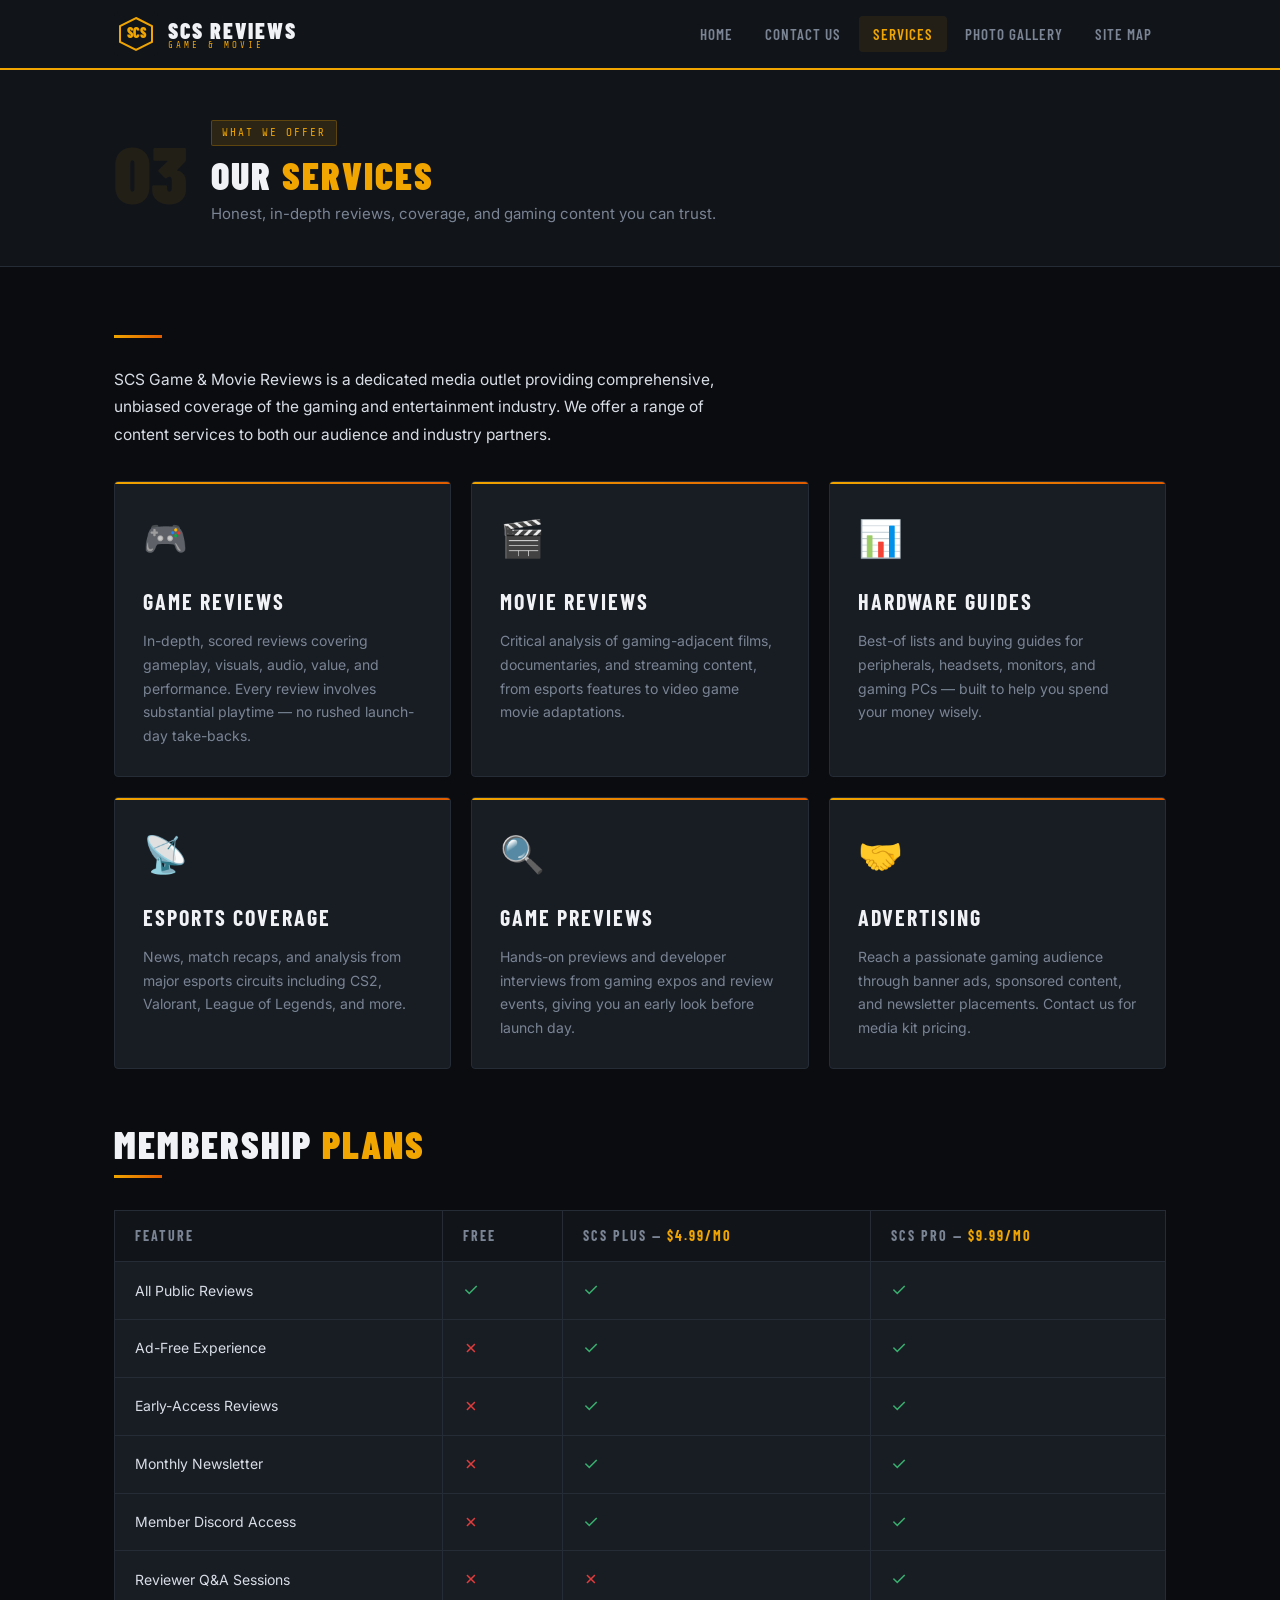
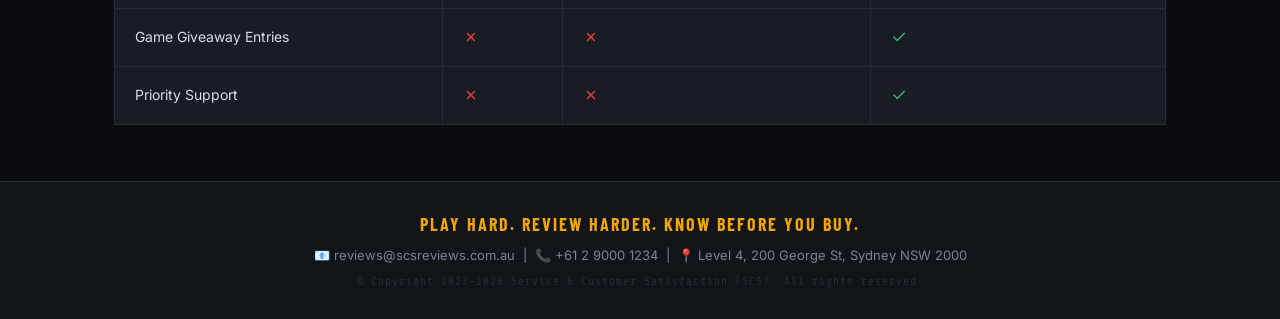
<file: services.html>
<!DOCTYPE html>
<html lang="en">
<head>
  <meta charset="UTF-8"/>
  <meta name="viewport" content="width=device-width, initial-scale=1.0"/>
  <title>Services — SCS Game Reviews</title>
  <link rel="stylesheet" href="style.css"/>
  <style>
    .page-hero { background: var(--surface); border-bottom: 1px solid var(--border); padding: 48px 24px 40px; }
    .page-hero .container { display:flex; align-items:center; gap:24px; }
    .page-number { font-family:'Barlow Condensed',sans-serif; font-weight:900; font-size:80px; color:rgba(240,165,0,0.08); line-height:1; }
    .services-intro { padding: 56px 0 32px; }
    .services-grid { display: grid; grid-template-columns: repeat(3, 1fr); gap: 20px; padding-bottom: 56px; }
    .service-card {
      background: var(--card); border: 1px solid var(--border); border-radius: var(--radius);
      padding: 28px; position: relative; overflow: hidden; transition: border-color 0.2s, transform 0.2s;
    }
    .service-card:hover { border-color: var(--accent); transform: translateY(-3px); }
    .service-card::before {
      content: ''; position:absolute; top:0; left:0; right:0; height:2px;
      background: linear-gradient(90deg, var(--accent), var(--accent2));
    }
    .service-icon { font-size:36px; margin-bottom:16px; }
    .service-card h3 { font-family:'Barlow Condensed',sans-serif; font-weight:700; font-size:22px; text-transform:uppercase; letter-spacing:2px; color:var(--white); margin-bottom:10px; }
    .service-card p { font-size:14px; color:var(--muted); line-height:1.7; }
    .pricing-table { width:100%; border-collapse:collapse; margin: 32px 0 56px; }
    .pricing-table th { background:var(--surface); font-family:'Barlow Condensed',sans-serif; font-size:14px; letter-spacing:2px; text-transform:uppercase; color:var(--muted); padding:14px 20px; text-align:left; border:1px solid var(--border); }
    .pricing-table td { padding:14px 20px; border:1px solid var(--border); font-size:14px; color:var(--text); background:var(--card); }
    .pricing-table tr:hover td { background:var(--surface); }
    .check { color: #3aaf6e; font-size:18px; }
    .cross { color: var(--danger); font-size:18px; }
    .price-highlight { color:var(--accent); font-weight:700; }
  </style>
</head>
<body>

<header>
  <div class="header-inner">
    <a href="index.html" class="logo">
      <svg class="logo-icon" viewBox="0 0 44 44" xmlns="http://www.w3.org/2000/svg">
        <rect width="44" height="44" rx="4" fill="#111419"/>
        <polygon points="22,6 38,14 38,30 22,38 6,30 6,14" fill="none" stroke="#f0a500" stroke-width="2"/>
        <text x="22" y="26" text-anchor="middle" font-family="Barlow Condensed,sans-serif" font-weight="900" font-size="14" fill="#f0a500">SCS</text>
      </svg>
      <div class="logo-text">
        <span class="logo-title">SCS Reviews</span>
        <span class="logo-sub">Game &amp; Movie</span>
      </div>
    </a>
    <nav>
      <a href="index.html">Home</a>
      <a href="contact.html">Contact Us</a>
      <a href="services.html" class="active">Services</a>
      <a href="gallery.html">Photo Gallery</a>
      <a href="sitemap.html">Site Map</a>
    </nav>
  </div>
</header>

<section class="page-hero">
  <div class="container">
    <div class="page-number">03</div>
    <div>
      <span class="tag">What We Offer</span>
      <h1 class="section-title" style="margin-top:10px;">Our <span>Services</span></h1>
      <p style="color:var(--muted);font-size:15px;">Honest, in-depth reviews, coverage, and gaming content you can trust.</p>
    </div>
  </div>
</section>

<div class="container">
  <div class="services-intro">
    <div class="divider"></div>
    <p style="color:var(--text);max-width:620px;font-size:15.5px;line-height:1.8;">
      SCS Game & Movie Reviews is a dedicated media outlet providing comprehensive, unbiased coverage of the gaming and entertainment industry. We offer a range of content services to both our audience and industry partners.
    </p>
  </div>

  <div class="services-grid">
    <div class="service-card">
      <div class="service-icon">🎮</div>
      <h3>Game Reviews</h3>
      <p>In-depth, scored reviews covering gameplay, visuals, audio, value, and performance. Every review involves substantial playtime — no rushed launch-day take-backs.</p>
    </div>
    <div class="service-card">
      <div class="service-icon">🎬</div>
      <h3>Movie Reviews</h3>
      <p>Critical analysis of gaming-adjacent films, documentaries, and streaming content, from esports features to video game movie adaptations.</p>
    </div>
    <div class="service-card">
      <div class="service-icon">📊</div>
      <h3>Hardware Guides</h3>
      <p>Best-of lists and buying guides for peripherals, headsets, monitors, and gaming PCs — built to help you spend your money wisely.</p>
    </div>
    <div class="service-card">
      <div class="service-icon">📡</div>
      <h3>Esports Coverage</h3>
      <p>News, match recaps, and analysis from major esports circuits including CS2, Valorant, League of Legends, and more.</p>
    </div>
    <div class="service-card">
      <div class="service-icon">🔍</div>
      <h3>Game Previews</h3>
      <p>Hands-on previews and developer interviews from gaming expos and review events, giving you an early look before launch day.</p>
    </div>
    <div class="service-card">
      <div class="service-icon">🤝</div>
      <h3>Advertising</h3>
      <p>Reach a passionate gaming audience through banner ads, sponsored content, and newsletter placements. Contact us for media kit pricing.</p>
    </div>
  </div>

  <!-- PRICING TABLE -->
  <h2 class="section-title" style="margin-bottom:8px;">Membership <span>Plans</span></h2>
  <div class="divider"></div>

  <table class="pricing-table">
    <thead>
      <tr>
        <th>Feature</th>
        <th>Free</th>
        <th>SCS Plus — <span class="price-highlight">$4.99/mo</span></th>
        <th>SCS Pro — <span class="price-highlight">$9.99/mo</span></th>
      </tr>
    </thead>
    <tbody>
      <tr><td>All Public Reviews</td><td><span class="check">✓</span></td><td><span class="check">✓</span></td><td><span class="check">✓</span></td></tr>
      <tr><td>Ad-Free Experience</td><td><span class="cross">✗</span></td><td><span class="check">✓</span></td><td><span class="check">✓</span></td></tr>
      <tr><td>Early-Access Reviews</td><td><span class="cross">✗</span></td><td><span class="check">✓</span></td><td><span class="check">✓</span></td></tr>
      <tr><td>Monthly Newsletter</td><td><span class="cross">✗</span></td><td><span class="check">✓</span></td><td><span class="check">✓</span></td></tr>
      <tr><td>Member Discord Access</td><td><span class="cross">✗</span></td><td><span class="check">✓</span></td><td><span class="check">✓</span></td></tr>
      <tr><td>Reviewer Q&amp;A Sessions</td><td><span class="cross">✗</span></td><td><span class="cross">✗</span></td><td><span class="check">✓</span></td></tr>
      <tr><td>Game Giveaway Entries</td><td><span class="cross">✗</span></td><td><span class="cross">✗</span></td><td><span class="check">✓</span></td></tr>
      <tr><td>Priority Support</td><td><span class="cross">✗</span></td><td><span class="cross">✗</span></td><td><span class="check">✓</span></td></tr>
    </tbody>
  </table>
</div>

<footer>
  <div class="footer-inner">
    <div class="footer-motto">Play Hard. Review Harder. Know Before You Buy.</div>
    <div class="footer-contact">📧 reviews@scsreviews.com.au &nbsp;|&nbsp; 📞 +61 2 9000 1234 &nbsp;|&nbsp; 📍 Level 4, 200 George St, Sydney NSW 2000</div>
    <div class="footer-copyright">© Copyright 2023–2026 Service &amp; Customer Satisfaction (SCS). All rights reserved.</div>
  </div>
</footer>
</body>
</html>
</file>
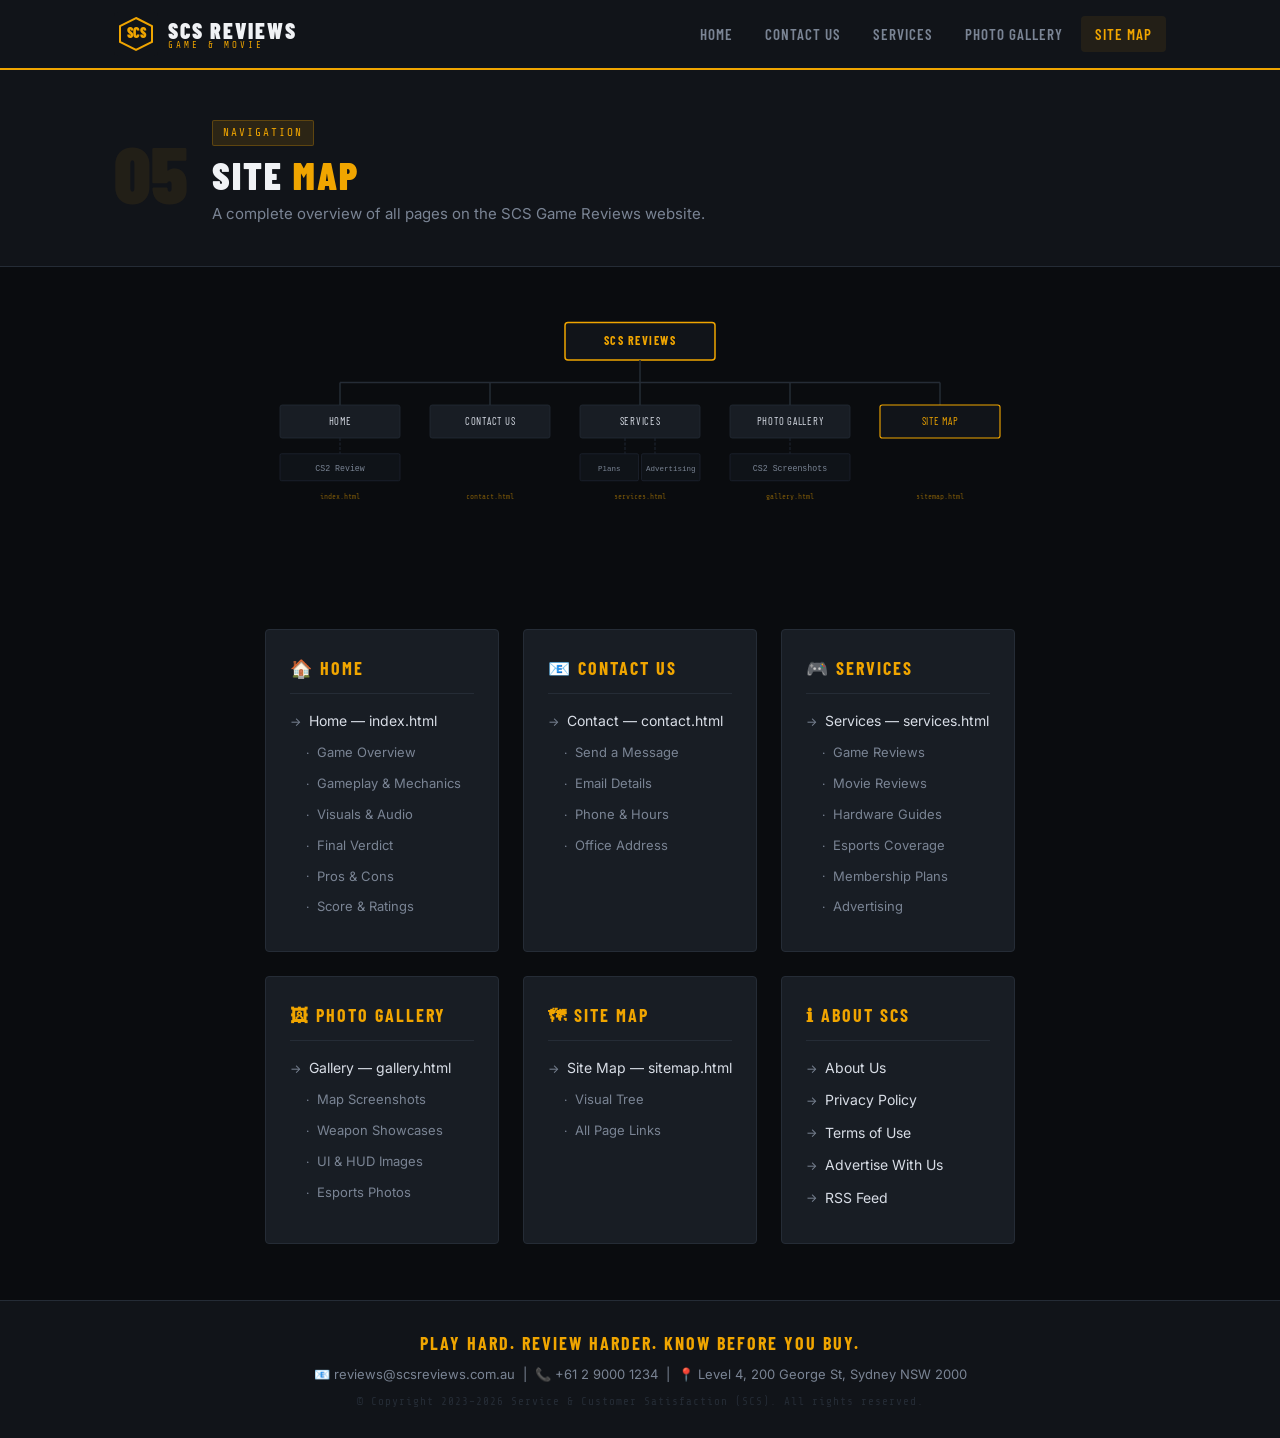
<file: sitemap.html>
<!DOCTYPE html>
<html lang="en">
<head>
  <meta charset="UTF-8"/>
  <meta name="viewport" content="width=device-width, initial-scale=1.0"/>
  <title>Site Map — SCS Game Reviews</title>
  <link rel="stylesheet" href="style.css"/>
  <style>
    .page-hero { background: var(--surface); border-bottom: 1px solid var(--border); padding: 48px 24px 40px; }
    .page-hero .container { display:flex; align-items:center; gap:24px; }
    .page-number { font-family:'Barlow Condensed',sans-serif; font-weight:900; font-size:80px; color:rgba(240,165,0,0.08); line-height:1; }

    .sitemap-grid { display: grid; grid-template-columns: repeat(3, 1fr); gap: 24px; padding: 56px 0; }
    .sitemap-section { background: var(--card); border: 1px solid var(--border); border-radius: var(--radius); padding: 24px; }
    .sitemap-section h3 {
      font-family: 'Barlow Condensed', sans-serif; font-weight: 700; font-size: 18px;
      text-transform: uppercase; letter-spacing: 2px; color: var(--accent); margin-bottom: 16px;
      padding-bottom: 10px; border-bottom: 1px solid var(--border);
    }
    .sitemap-section ul { list-style: none; }
    .sitemap-section li { margin-bottom: 10px; }
    .sitemap-section a {
      font-size: 14px; color: var(--text); text-decoration: none;
      display: flex; align-items: center; gap: 8px; transition: color 0.2s;
    }
    .sitemap-section a:hover { color: var(--accent); }
    .sitemap-section a::before { content: '→'; color: var(--muted); font-size:12px; }
    .sitemap-section .sub-item a { color: var(--muted); font-size: 13px; padding-left: 16px; }
    .sitemap-section .sub-item a::before { content: '·'; }

    /* Visual tree diagram */
    .tree-diagram { padding: 0 0 56px; }
    .tree-diagram svg { width:100%; }
  </style>
</head>
<body>

<header>
  <div class="header-inner">
    <a href="index.html" class="logo">
      <svg class="logo-icon" viewBox="0 0 44 44" xmlns="http://www.w3.org/2000/svg">
        <rect width="44" height="44" rx="4" fill="#111419"/>
        <polygon points="22,6 38,14 38,30 22,38 6,30 6,14" fill="none" stroke="#f0a500" stroke-width="2"/>
        <text x="22" y="26" text-anchor="middle" font-family="Barlow Condensed,sans-serif" font-weight="900" font-size="14" fill="#f0a500">SCS</text>
      </svg>
      <div class="logo-text">
        <span class="logo-title">SCS Reviews</span>
        <span class="logo-sub">Game &amp; Movie</span>
      </div>
    </a>
    <nav>
      <a href="index.html">Home</a>
      <a href="contact.html">Contact Us</a>
      <a href="services.html">Services</a>
      <a href="gallery.html">Photo Gallery</a>
      <a href="sitemap.html" class="active">Site Map</a>
    </nav>
  </div>
</header>

<section class="page-hero">
  <div class="container">
    <div class="page-number">05</div>
    <div>
      <span class="tag">Navigation</span>
      <h1 class="section-title" style="margin-top:10px;">Site <span>Map</span></h1>
      <p style="color:var(--muted);font-size:15px;">A complete overview of all pages on the SCS Game Reviews website.</p>
    </div>
  </div>
</section>

<div class="container">

  <!-- Visual tree -->
  <div class="tree-diagram" style="padding-top:48px;">
    <svg viewBox="0 0 1000 260" xmlns="http://www.w3.org/2000/svg">
      <!-- Root -->
      <rect x="400" y="10" width="200" height="50" rx="4" fill="#111419" stroke="#f0a500" stroke-width="2"/>
      <text x="500" y="40" text-anchor="middle" font-family="Barlow Condensed,sans-serif" font-size="16" fill="#f0a500" font-weight="700" letter-spacing="2">SCS REVIEWS</text>

      <!-- Branch lines from root -->
      <line x1="500" y1="60" x2="500" y2="90" stroke="#252c36" stroke-width="2"/>
      <line x1="100" y1="90" x2="900" y2="90" stroke="#252c36" stroke-width="2"/>

      <!-- Branches down -->
      <line x1="100" y1="90" x2="100" y2="120" stroke="#252c36" stroke-width="2"/>
      <line x1="300" y1="90" x2="300" y2="120" stroke="#252c36" stroke-width="2"/>
      <line x1="500" y1="90" x2="500" y2="120" stroke="#252c36" stroke-width="2"/>
      <line x1="700" y1="90" x2="700" y2="120" stroke="#252c36" stroke-width="2"/>
      <line x1="900" y1="90" x2="900" y2="120" stroke="#252c36" stroke-width="2"/>

      <!-- Page nodes -->
      <!-- Home -->
      <rect x="20" y="120" width="160" height="44" rx="3" fill="#181d24" stroke="#252c36" stroke-width="1"/>
      <text x="100" y="147" text-anchor="middle" font-family="Barlow Condensed,sans-serif" font-size="14" fill="#d8dde6" letter-spacing="1">HOME</text>

      <!-- Contact -->
      <rect x="220" y="120" width="160" height="44" rx="3" fill="#181d24" stroke="#252c36" stroke-width="1"/>
      <text x="300" y="147" text-anchor="middle" font-family="Barlow Condensed,sans-serif" font-size="14" fill="#d8dde6" letter-spacing="1">CONTACT US</text>

      <!-- Services -->
      <rect x="420" y="120" width="160" height="44" rx="3" fill="#181d24" stroke="#252c36" stroke-width="1"/>
      <text x="500" y="147" text-anchor="middle" font-family="Barlow Condensed,sans-serif" font-size="14" fill="#d8dde6" letter-spacing="1">SERVICES</text>

      <!-- Gallery -->
      <rect x="620" y="120" width="160" height="44" rx="3" fill="#181d24" stroke="#252c36" stroke-width="1"/>
      <text x="700" y="147" text-anchor="middle" font-family="Barlow Condensed,sans-serif" font-size="14" fill="#d8dde6" letter-spacing="1">PHOTO GALLERY</text>

      <!-- Sitemap -->
      <rect x="820" y="120" width="160" height="44" rx="3" fill="#111419" stroke="#f0a500" stroke-width="1.5"/>
      <text x="900" y="147" text-anchor="middle" font-family="Barlow Condensed,sans-serif" font-size="14" fill="#f0a500" letter-spacing="1">SITE MAP</text>

      <!-- Sub-pages lines from Home -->
      <line x1="100" y1="164" x2="100" y2="185" stroke="#1e2530" stroke-width="1.5" stroke-dasharray="4 2"/>
      <!-- Sub-nodes -->
      <rect x="20" y="185" width="160" height="36" rx="2" fill="#0f1318" stroke="#1e2530" stroke-width="1"/>
      <text x="100" y="208" text-anchor="middle" font-family="monospace" font-size="11" fill="#7a8494">CS2 Review</text>

      <!-- Sub from services -->
      <line x1="480" y1="164" x2="480" y2="185" stroke="#1e2530" stroke-width="1.5" stroke-dasharray="4 2"/>
      <line x1="520" y1="164" x2="520" y2="185" stroke="#1e2530" stroke-width="1.5" stroke-dasharray="4 2"/>
      <rect x="420" y="185" width="78" height="36" rx="2" fill="#0f1318" stroke="#1e2530" stroke-width="1"/>
      <text x="459" y="208" text-anchor="middle" font-family="monospace" font-size="10" fill="#7a8494">Plans</text>
      <rect x="502" y="185" width="78" height="36" rx="2" fill="#0f1318" stroke="#1e2530" stroke-width="1"/>
      <text x="541" y="208" text-anchor="middle" font-family="monospace" font-size="10" fill="#7a8494">Advertising</text>

      <!-- Sub from gallery -->
      <line x1="700" y1="164" x2="700" y2="185" stroke="#1e2530" stroke-width="1.5" stroke-dasharray="4 2"/>
      <rect x="620" y="185" width="160" height="36" rx="2" fill="#0f1318" stroke="#1e2530" stroke-width="1"/>
      <text x="700" y="208" text-anchor="middle" font-family="monospace" font-size="11" fill="#7a8494">CS2 Screenshots</text>

      <!-- File labels -->
      <text x="100" y="245" text-anchor="middle" font-family="Share Tech Mono,sans-serif" font-size="10" fill="rgba(240,165,0,0.5)">index.html</text>
      <text x="300" y="245" text-anchor="middle" font-family="Share Tech Mono,sans-serif" font-size="10" fill="rgba(240,165,0,0.5)">contact.html</text>
      <text x="500" y="245" text-anchor="middle" font-family="Share Tech Mono,sans-serif" font-size="10" fill="rgba(240,165,0,0.5)">services.html</text>
      <text x="700" y="245" text-anchor="middle" font-family="Share Tech Mono,sans-serif" font-size="10" fill="rgba(240,165,0,0.5)">gallery.html</text>
      <text x="900" y="245" text-anchor="middle" font-family="Share Tech Mono,sans-serif" font-size="10" fill="rgba(240,165,0,0.5)">sitemap.html</text>
    </svg>
  </div>

  <!-- Link Grid -->
  <div class="sitemap-grid">
    <div class="sitemap-section">
      <h3>🏠 Home</h3>
      <ul>
        <li><a href="index.html">Home — index.html</a></li>
        <li class="sub-item"><a href="index.html#overview">Game Overview</a></li>
        <li class="sub-item"><a href="index.html#gameplay">Gameplay &amp; Mechanics</a></li>
        <li class="sub-item"><a href="index.html#visuals">Visuals &amp; Audio</a></li>
        <li class="sub-item"><a href="index.html#verdict">Final Verdict</a></li>
        <li class="sub-item"><a href="index.html#pros-cons">Pros &amp; Cons</a></li>
        <li class="sub-item"><a href="index.html#score">Score &amp; Ratings</a></li>
      </ul>
    </div>

    <div class="sitemap-section">
      <h3>📧 Contact Us</h3>
      <ul>
        <li><a href="contact.html">Contact — contact.html</a></li>
        <li class="sub-item"><a href="contact.html#form">Send a Message</a></li>
        <li class="sub-item"><a href="contact.html#email">Email Details</a></li>
        <li class="sub-item"><a href="contact.html#phone">Phone &amp; Hours</a></li>
        <li class="sub-item"><a href="contact.html#address">Office Address</a></li>
      </ul>
    </div>

    <div class="sitemap-section">
      <h3>🎮 Services</h3>
      <ul>
        <li><a href="services.html">Services — services.html</a></li>
        <li class="sub-item"><a href="services.html#game-reviews">Game Reviews</a></li>
        <li class="sub-item"><a href="services.html#movie-reviews">Movie Reviews</a></li>
        <li class="sub-item"><a href="services.html#hardware">Hardware Guides</a></li>
        <li class="sub-item"><a href="services.html#esports">Esports Coverage</a></li>
        <li class="sub-item"><a href="services.html#plans">Membership Plans</a></li>
        <li class="sub-item"><a href="services.html#advertising">Advertising</a></li>
      </ul>
    </div>

    <div class="sitemap-section">
      <h3>🖼 Photo Gallery</h3>
      <ul>
        <li><a href="gallery.html">Gallery — gallery.html</a></li>
        <li class="sub-item"><a href="gallery.html#maps">Map Screenshots</a></li>
        <li class="sub-item"><a href="gallery.html#weapons">Weapon Showcases</a></li>
        <li class="sub-item"><a href="gallery.html#ui">UI &amp; HUD Images</a></li>
        <li class="sub-item"><a href="gallery.html#esports">Esports Photos</a></li>
      </ul>
    </div>

    <div class="sitemap-section">
      <h3>🗺 Site Map</h3>
      <ul>
        <li><a href="sitemap.html">Site Map — sitemap.html</a></li>
        <li class="sub-item"><a href="sitemap.html#tree">Visual Tree</a></li>
        <li class="sub-item"><a href="sitemap.html#links">All Page Links</a></li>
      </ul>
    </div>

    <div class="sitemap-section">
      <h3>ℹ About SCS</h3>
      <ul>
        <li><a href="#">About Us</a></li>
        <li><a href="#">Privacy Policy</a></li>
        <li><a href="#">Terms of Use</a></li>
        <li><a href="#">Advertise With Us</a></li>
        <li><a href="#">RSS Feed</a></li>
      </ul>
    </div>
  </div>
</div>

<footer>
  <div class="footer-inner">
    <div class="footer-motto">Play Hard. Review Harder. Know Before You Buy.</div>
    <div class="footer-contact">📧 reviews@scsreviews.com.au &nbsp;|&nbsp; 📞 +61 2 9000 1234 &nbsp;|&nbsp; 📍 Level 4, 200 George St, Sydney NSW 2000</div>
    <div class="footer-copyright">© Copyright 2023–2026 Service &amp; Customer Satisfaction (SCS). All rights reserved.</div>
  </div>
</footer>
</body>
</html>
</file>
<file: style.css>
/* === CS2 REVIEW SITE — SHARED STYLESHEET === */
@import url('https://fonts.googleapis.com/css2?family=Barlow+Condensed:wght@400;600;700;900&family=Inter:wght@400;500;600&family=Share+Tech+Mono&display=swap');

:root {
  --bg:        #0a0c0f;
  --surface:   #111419;
  --card:      #181d24;
  --border:    #252c36;
  --accent:    #f0a500;
  --accent2:   #e05c00;
  --text:      #d8dde6;
  --muted:     #7a8494;
  --white:     #f0f2f5;
  --danger:    #e03c3c;
  --radius:    4px;
}

*, *::before, *::after { box-sizing: border-box; margin: 0; padding: 0; }

html { scroll-behavior: smooth; }

body {
  background: var(--bg);
  color: var(--text);
  font-family: 'Inter', sans-serif;
  font-size: 16px;
  line-height: 1.6;
  min-height: 100vh;
  display: flex;
  flex-direction: column;
}

a { color: var(--accent); text-decoration: none; }
a:hover { color: var(--accent2); }

/* ── HEADER ── */
header {
  background: var(--surface);
  border-bottom: 2px solid var(--accent);
  position: sticky;
  top: 0;
  z-index: 100;
}

.header-inner {
  max-width: 1100px;
  margin: 0 auto;
  padding: 0 24px;
  display: flex;
  align-items: center;
  gap: 24px;
  height: 68px;
}

/* LOGO */
.logo {
  display: flex;
  align-items: center;
  gap: 10px;
  text-decoration: none;
  flex-shrink: 0;
}

.logo-icon {
  width: 44px;
  height: 44px;
}

.logo-text {
  display: flex;
  flex-direction: column;
  line-height: 1;
}

.logo-title {
  font-family: 'Barlow Condensed', sans-serif;
  font-weight: 900;
  font-size: 22px;
  color: var(--white);
  letter-spacing: 2px;
  text-transform: uppercase;
}

.logo-sub {
  font-family: 'Share Tech Mono', monospace;
  font-size: 9px;
  color: var(--accent);
  letter-spacing: 3px;
  text-transform: uppercase;
}

/* NAV */
nav {
  margin-left: auto;
  display: flex;
  gap: 4px;
}

nav a {
  font-family: 'Barlow Condensed', sans-serif;
  font-weight: 600;
  font-size: 15px;
  letter-spacing: 1px;
  text-transform: uppercase;
  color: var(--muted);
  padding: 6px 14px;
  border-radius: var(--radius);
  transition: color 0.2s, background 0.2s;
}

nav a:hover,
nav a.active {
  color: var(--accent);
  background: rgba(240,165,0,0.08);
}

/* ── MAIN ── */
main { flex: 1; }

/* ── FOOTER ── */
footer {
  background: var(--surface);
  border-top: 1px solid var(--border);
  padding: 28px 24px;
  text-align: center;
}

.footer-inner {
  max-width: 1100px;
  margin: 0 auto;
}

.footer-motto {
  font-family: 'Barlow Condensed', sans-serif;
  font-size: 18px;
  font-weight: 700;
  color: var(--accent);
  letter-spacing: 2px;
  text-transform: uppercase;
  margin-bottom: 6px;
}

.footer-contact {
  font-size: 13px;
  color: var(--muted);
  margin-bottom: 8px;
}

.footer-copyright {
  font-family: 'Share Tech Mono', monospace;
  font-size: 11px;
  color: var(--border);
  letter-spacing: 1px;
}

/* ── UTILITY ── */
.container { max-width: 1100px; margin: 0 auto; padding: 0 24px; }

.tag {
  font-family: 'Share Tech Mono', monospace;
  font-size: 11px;
  letter-spacing: 2px;
  text-transform: uppercase;
  background: rgba(240,165,0,0.12);
  color: var(--accent);
  border: 1px solid rgba(240,165,0,0.25);
  padding: 3px 10px;
  border-radius: 2px;
  display: inline-block;
}

.section-title {
  font-family: 'Barlow Condensed', sans-serif;
  font-weight: 900;
  font-size: 38px;
  text-transform: uppercase;
  color: var(--white);
  letter-spacing: 2px;
  line-height: 1;
  margin-bottom: 8px;
}

.section-title span { color: var(--accent); }

.divider {
  width: 48px;
  height: 3px;
  background: linear-gradient(90deg, var(--accent), var(--accent2));
  margin: 12px 0 28px;
}

/* ── SCORE BADGE ── */
.score-badge {
  display: inline-flex;
  align-items: center;
  justify-content: center;
  width: 72px;
  height: 72px;
  border-radius: 50%;
  border: 3px solid var(--accent);
  font-family: 'Barlow Condensed', sans-serif;
  font-weight: 900;
  font-size: 30px;
  color: var(--accent);
  background: rgba(240,165,0,0.07);
}

/* ── RATING BAR ── */
.rating-row {
  display: flex;
  align-items: center;
  gap: 12px;
  margin-bottom: 10px;
}
.rating-label { font-size: 13px; color: var(--muted); width: 130px; }
.rating-bar { flex: 1; background: var(--border); border-radius: 2px; height: 6px; }
.rating-fill { height: 100%; border-radius: 2px; background: linear-gradient(90deg, var(--accent), var(--accent2)); }
.rating-val { font-family: 'Share Tech Mono', monospace; font-size: 13px; color: var(--accent); width: 32px; text-align: right; }

/* ── CARD ── */
.card {
  background: var(--card);
  border: 1px solid var(--border);
  border-radius: var(--radius);
  padding: 24px;
}
</file>
